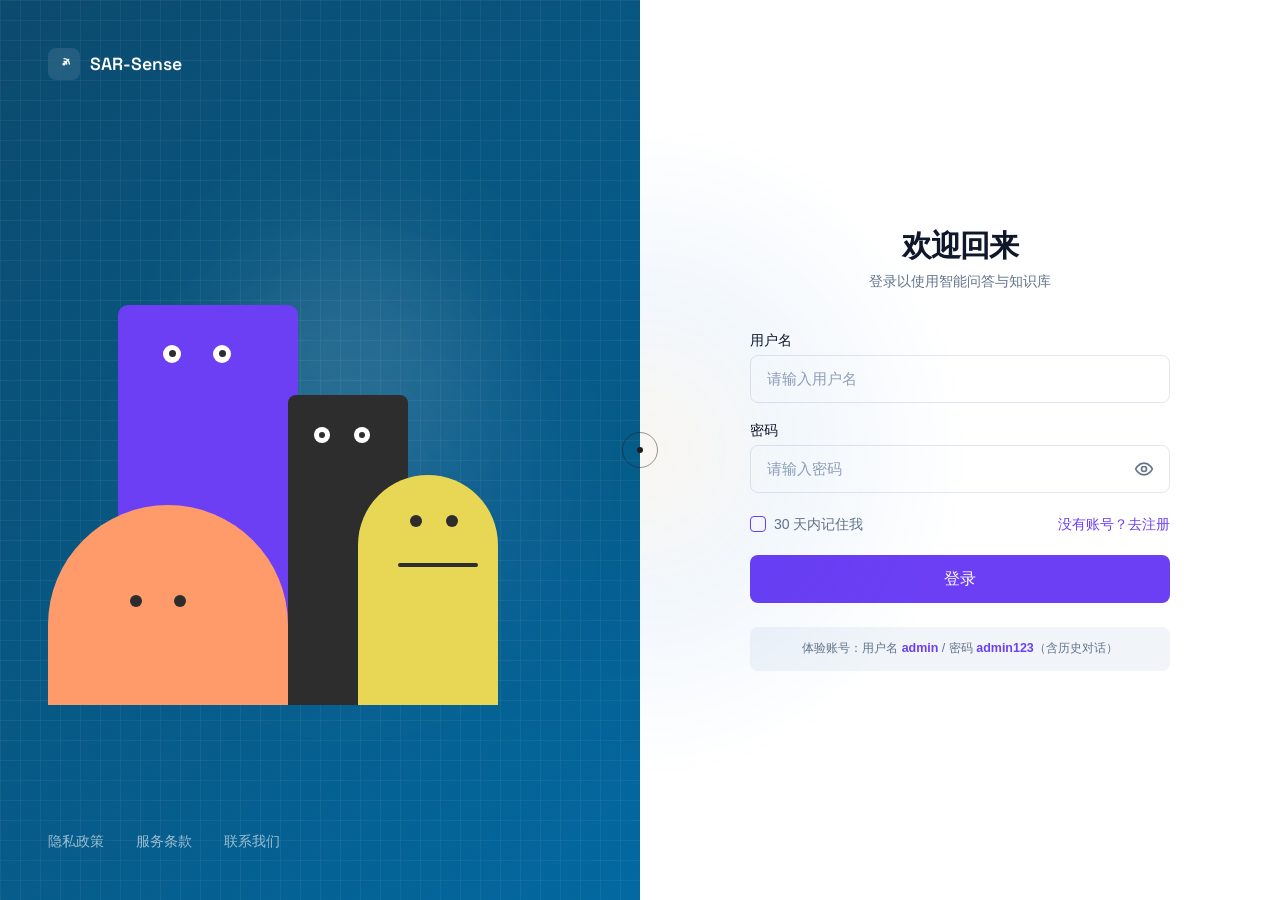
<file: index.html>
<!DOCTYPE html>
<html lang="zh-CN">
<head>
  <meta charset="UTF-8">
  <meta name="viewport" content="width=device-width, initial-scale=1.0">
  <meta name="description" content="SAR-Sense — 编辑级合成孔径雷达船舶检测平台。为专业海事 / 国防分析师设计。">
  <title>SAR-Sense | An editorial-grade SAR intelligence platform</title>

  <!-- Premium fonts: Figtree · Inter -->
  <link rel="preconnect" href="https://fonts.googleapis.com">
  <link rel="preconnect" href="https://fonts.gstatic.com" crossorigin>
  <link href="https://fonts.googleapis.com/css2?family=Figtree:wght@400;500;600;700&family=Inter:wght@400;500;600;700&display=swap" rel="stylesheet">

  <link rel="stylesheet" href="css/style_v2.css?v=20260708">
  <link rel="stylesheet" href="css/luxury.css">
  <link rel="stylesheet" href="css/home_renovation_v2.css?v=20260708">
  <link rel="icon" type="image/svg+xml" href="data:image/svg+xml,%3Csvg xmlns='http://www.w3.org/2000/svg' viewBox='0 0 24 24' fill='none' stroke='%23a07f4f' stroke-width='2' stroke-linecap='round' stroke-linejoin='round'%3E%3Ccircle cx='12' cy='12' r='2.4' fill='%23a07f4f'/%3E%3Cpath d='M12 4a8 8 0 0 1 8 8'/%3E%3Cpath d='M12 8a4 4 0 0 1 4 4'/%3E%3Cline x1='12' y1='12' x2='19' y2='5'/%3E%3C/svg%3E">
</head>
<body class="lux-cursor-on">
  <script src="js/luxury.js"></script>
  <div class="bg-grid"></div>
  <div class="bg-glow bg-glow-1"></div>
  <div class="bg-glow bg-glow-2"></div>
  <div class="bg-glow bg-glow-3"></div>

  <!-- Navigation (Davies Absolute Navbar) -->
  <header class="davies-header">
    <nav class="davies-nav navbar" aria-label="Main Navigation">
      <!-- 左侧：Works, Services, About, Contact 等导航链接 -->
      <div class="davies-nav-left navbar-nav">
        <a href="detection.html?v=20260708" class="davies-nav-link">
          <span class="nav-num">01</span><span class="nav-label">SAR 检测</span>
        </a>
        <a href="chat.html?v=20260708" class="davies-nav-link">
          <span class="nav-num">02</span><span class="nav-label">智能问答</span>
        </a>
        <a href="knowledge.html?v=20260708" class="davies-nav-link">
          <span class="nav-num">03</span><span class="nav-label">知识库</span>
        </a>
        <a href="metrics.html?v=20260708" class="davies-nav-link">
          <span class="nav-num">04</span><span class="nav-label">可观测性</span>
        </a>
        <a href="index.html?v=20260708" class="davies-nav-link active">
          <span class="nav-num">05</span><span class="nav-label">首页</span>
        </a>
      </div>

      <!-- 右侧：Davies 邮箱与 CUP live clock -->
      <div class="davies-nav-right navbar-actions">
        <a href="mailto:17616077705@163.com" class="davies-email">17616077705@163.com</a>
        <div class="davies-clock" id="davies-clock" aria-live="polite">CUP 00:00:00</div>
      </div>

      <!-- 移动端汉堡包折叠按钮 -->
      <button class="mobile-toggle-btn" aria-label="Toggle Navigation">
        <span class="btn-text">Menu</span>
      </button>
    </nav>

    <!-- 移动端侧边面板 -->
    <div class="mobile-nav-panel" id="mobile-nav-panel">
      <div class="mobile-panel-inner">
        <a href="detection.html?v=20260708" class="mobile-nav-link"><span class="nav-num">01</span> SAR 检测</a>
        <a href="chat.html?v=20260708" class="mobile-nav-link"><span class="nav-num">02</span> 智能问答</a>
        <a href="knowledge.html?v=20260708" class="mobile-nav-link"><span class="nav-num">03</span> 知识库</a>
        <a href="metrics.html?v=20260708" class="mobile-nav-link"><span class="nav-num">04</span> 可观测性</a>
        <a href="index.html?v=20260708" class="mobile-nav-link active"><span class="nav-num">05</span> 首页</a>

        <div class="mobile-panel-footer">
          <a href="mailto:17616077705@163.com" class="davies-email">17616077705@163.com</a>
        </div>
      </div>
    </div>
  </header>

  <!-- ============== Custom Video Hero Section ============== -->
  <main class="video-hero-container">
    <!-- 视频背景层 (3个 mp4 交叉淡入淡出) -->
    <div class="hero-video-bg-wrap" aria-hidden="true">
      <video class="hero-bg-video active" id="video-0" src="assets/videos/video-0.mp4" loop muted playsinline autoplay></video>
      <video class="hero-bg-video" id="video-1" src="assets/videos/video-1.mp4" loop muted playsinline autoplay></video>
      <video class="hero-bg-video" id="video-2" src="assets/videos/video-2.mp4" loop muted playsinline autoplay></video>
      <div class="video-dark-overlay"></div>
    </div>

    <!-- 顶层交互内容 (z-2) -->
    <section class="hero-content-wrap">

      <!-- Section 1: Video Switcher + Status -->
      <div class="hero-content-row row-switcher">
        <div class="switcher-col-left flex-4">
          <button class="role-link active" data-slide="0">01 / WATER WAVE</button>
          <button class="role-link" data-slide="1">02 / GRIDWAVE</button>
          <button class="role-link" data-slide="2">03 / LIGHT TUNNEL</button>
        </div>

        <div class="status-col-right flex-1" aria-label="Platform Status">
          <span class="status-dot status-dot-pink" id="status-pulsing-dot"></span>
          <span class="status-text">Available for Analysis</span>
        </div>
      </div>

      <!-- Section 2: Name + CTA -->
      <div class="hero-content-row row-bottom">
        <div class="name-col-left flex-2">
          <h1 class="giant-logo-title" id="reveal-title">
            SAR-Sense<span class="logo-period period-pink">.</span>
          </h1>
        </div>

        <div class="description-col-right flex-1 pl-50">
          <p class="hero-desc-p" id="reveal-desc">
            SAR-Sense 是为合成孔径雷达图像而生的智能分析平台 ——
            把 YOLO 视觉引擎、ReAct 智能体、混合 RAG 检索与全链路可观测性，
            编织成一段克制而精准的工作流。
          </p>
          <div class="cta-button-wrap" id="reveal-cta-btn">
            <a href="detection.html?v=20260708" class="start-project-btn">
              start a project
            </a>
          </div>
        </div>
      </div>

    </section>
  </main>

  <!-- ============== Storytelling — Chapter 01 ============== -->
  <section class="lux-story" id="chapter-01">
    <div class="container">
      <div class="lux-story-grid lux-reveal">
        <div class="lux-story-text stagger-child">
          <div class="lux-section-num">— Chapter 01</div>
          <h2>从粗粒像素到<br><em>毫秒级判定</em></h2>
          <p>
            SAR 图像里的船舶，往往只是几个像素的回波。我们用 YOLO v8
            驱动的视觉引擎，将每一帧拆解、定位、再重组成一份可视化的检测报告 ——
            过程从上传到出图，平均 87 毫秒。
          </p>
          <p>
            重要的不是更高的数字，而是<strong style="color: var(--text-primary); font-weight: 500;">
            判读的可重复性</strong>。每一次推理都被序列化，
            每一个边界框都可以被审计、被回放、被解释。
          </p>
          <ul class="lux-story-list">
            <li>YOLO v8 视觉引擎 · 实时推理 &lt; 100 ms</li>
            <li>多尺度目标检测 · 适应粗粒和细粒像素</li>
            <li>边界框 + 置信度 + 元数据，三件套可审计</li>
          </ul>
        </div>

        <div class="lux-story-visual viz-radar stagger-child" data-lux-parallax="0.04">
          <div class="lux-radar">
            <div class="lux-radar-sweep"></div>
            <div class="lux-radar-core"></div>
          </div>
        </div>
      </div>
    </div>
  </section>

  <!-- ============== Storytelling — Chapter 02 ============== -->
  <section class="lux-story" id="chapter-02">
    <div class="container">
      <div class="lux-story-grid reverse lux-reveal">
        <div class="lux-story-text stagger-child">
          <div class="lux-section-num">— Chapter 02</div>
          <h2>当智能体替你<br><em>追问下一步</em></h2>
          <p>
            一份检测结果是终点，还是起点？我们更愿意它是后者。
            SAR-Sense 内置 ReAct 架构的 LangChain 智能体，会把"识别到的船舶"
            自动延展为"它是谁、从哪里来、风浪是否合宜"等下一步分析。
          </p>
          <p>
            13+ 专业工具被精心策划，每一次调用都被中间件全程监控、分级记录。
            思维链可视化让你看见模型的每一次试探。
          </p>
          <ul class="lux-story-list">
            <li>ReAct 推理架构 · 流式输出</li>
            <li>13+ 工具策划集（天气 / 海况 / RAG / Web / 报告生成）</li>
            <li>思维链可视化 · 每一步可追溯</li>
          </ul>
        </div>

        <div class="lux-story-visual viz-thread stagger-child" data-lux-parallax="0.04">
          <div class="lux-thread-line">
            <span class="step">i.</span>
            <span class="text">用户：分析图中船舶并生成报告</span>
          </div>
          <div class="lux-thread-line">
            <span class="step">ii.</span>
            <span class="text">→ thinking · 拆解任务</span>
          </div>
          <div class="lux-thread-line">
            <span class="step">iii.</span>
            <span class="text">→ tool · detect_ships(image)</span>
          </div>
          <div class="lux-thread-line">
            <span class="step">iv.</span>
            <span class="text">→ tool · get_sea_state(coords)</span>
          </div>
          <div class="lux-thread-line">
            <span class="step">v.</span>
            <span class="text">→ tool · rag_summarize("MBE-Net")</span>
          </div>
        </div>
      </div>
    </div>
  </section>

  <!-- ============== Storytelling — Chapter 03 ============== -->
  <section class="lux-story" id="chapter-03">
    <div class="container">
      <div class="lux-story-grid lux-reveal">
        <div class="lux-story-text stagger-child">
          <div class="lux-section-num">— Chapter 03</div>
          <h2>把领域知识<br><em>留在你的舱内</em></h2>
          <p>
            最锋利的 AI 仍要被领域知识喂养。我们把 RAG 设计成可被你拥有的形态：
            ChromaDB 作为底座，混合检索（向量 + BM25）作为入口，
            父子块结构化分块让每一次召回都不丢失原文上下文。
          </p>
          <p>
            BGE Reranker 在子块层精修排序，再回表聚合成父块 ——
            兼顾准确性与可读性，回答里的每一句话都能定位到 PDF 的哪一段。
          </p>
          <ul class="lux-story-list">
            <li>ChromaDB 向量库 · 本地化部署</li>
            <li>混合检索 · 向量 ⊕ BM25 双通道</li>
            <li>父子块结构 · 子块召回，父块呈现</li>
            <li>BGE 重排 · 子块层精修，父块继承秩序</li>
          </ul>
        </div>

        <div class="lux-story-visual viz-stack stagger-child" data-lux-parallax="0.04">
          <div class="lux-stack">
            <div class="lux-stack-page"></div>
            <div class="lux-stack-page"></div>
            <div class="lux-stack-page"></div>
          </div>
        </div>
      </div>
    </div>
  </section>

  <!-- ============== Premium Brand Values ============== -->
  <section class="lux-values" id="values">
    <div class="container">
      <div class="lux-divider" aria-hidden="true">
        <svg viewBox="0 0 24 24" fill="currentColor"><circle cx="12" cy="12" r="3"/></svg>
      </div>

      <div class="lux-values-header lux-reveal">
        <div class="lux-eyebrow"><span>Our Tenets</span></div>
        <h2>克制即<em>奢华</em><br>精确即<em>信任</em></h2>
        <p style="color: var(--text-tertiary); margin-top: var(--space-md);">
          六条我们坚持的原则 —— 它们决定了 SAR-Sense 不是另一个普通的 AI 工具。
        </p>
      </div>

      <div class="lux-values-grid lux-reveal">
        <article class="lux-value-card stagger-child">
          <div class="lux-value-num">i.</div>
          <h3>Engineered<br>for the eye</h3>
          <p>每一处玻璃、每一条阴影、每一段斜体编号，都用 Apple Liquid Glass 与 Hermès editorial 的标准对齐。</p>
        </article>
        <article class="lux-value-card stagger-child">
          <div class="lux-value-num">ii.</div>
          <h3>Local<br>by default</h3>
          <p>ChromaDB 与 YOLO 权重均本地化部署，数据不出内网。私密性与合规性是默认选项，而非升级套餐。</p>
        </article>
        <article class="lux-value-card stagger-child">
          <div class="lux-value-num">iii.</div>
          <h3>Auditable<br>at every step</h3>
          <p>从工具调用到 LLM 推理，每一帧都被 LangChain 中间件结构化记录。可观测性是工程伦理的一部分。</p>
        </article>
        <article class="lux-value-card stagger-child">
          <div class="lux-value-num">iv.</div>
          <h3>Concurrent<br>by design</h3>
          <p>RAG 流水线为并发查询设计：reranker 不修改入参，BM25 共享对象通过 copy-on-write 隔离。</p>
        </article>
        <article class="lux-value-card stagger-child">
          <div class="lux-value-num">v.</div>
          <h3>Tested<br>not assumed</h3>
          <p>50 题手工策划评测集，5×3 消融实验。Recall@5 / MRR 都有数字而非感觉，迭代有方向不靠猜。</p>
        </article>
        <article class="lux-value-card stagger-child">
          <div class="lux-value-num">vi.</div>
          <h3>Premium<br>by restraint</h3>
          <p>没有花哨的 emoji，没有过载的霓虹。我们相信少即是多 —— editorial 排版与香槟金的克制点缀。</p>
        </article>
      </div>
    </div>
  </section>

  <!-- ============== Trust Indicators (existing, refined) ============== -->
  <section class="trust section" id="trust">
    <div class="container">
      <div class="section-header reveal">
        <h2 style="font-family: var(--font-editorial); font-weight: 500;">
          被数字<em style="font-style: italic; background: var(--lux-gradient); -webkit-background-clip: text; background-clip: text; -webkit-text-fill-color: transparent;">证实</em>的承诺
        </h2>
        <p>不写不能被检验的话</p>
      </div>

      <div class="trust-grid">
        <div class="trust-card reveal stagger">
          <div class="trust-value" data-target="98.5" data-suffix="%">0%</div>
          <div class="trust-label">检测准确率</div>
          <div class="trust-bar"><div class="trust-bar-fill" data-width="98.5%"></div></div>
        </div>
        <div class="trust-card reveal stagger">
          <div class="trust-value" data-target="87" data-suffix=" ms">0 ms</div>
          <div class="trust-label">平均响应时间</div>
          <div class="trust-bar"><div class="trust-bar-fill" data-width="87%"></div></div>
        </div>
        <div class="trust-card reveal stagger">
          <div class="trust-value" data-target="13" data-suffix="+">0+</div>
          <div class="trust-label">智能工具集</div>
          <div class="trust-bar"><div class="trust-bar-fill" data-width="100%"></div></div>
        </div>
        <div class="trust-card reveal stagger">
          <div class="trust-value" data-target="3891" data-suffix="">0</div>
          <div class="trust-label">知识库文档</div>
          <div class="trust-bar"><div class="trust-bar-fill" data-width="75%"></div></div>
        </div>
      </div>
    </div>
  </section>

  <!-- ============== Tech Stack (existing, kept clean) ============== -->
  <section class="tech-stack section" id="tech">
    <div class="container">
      <div class="section-header reveal">
        <h2 style="font-family: var(--font-editorial); font-weight: 500;">
          建立在<em style="font-style: italic; background: var(--lux-gradient); -webkit-background-clip: text; background-clip: text; -webkit-text-fill-color: transparent;">最锋利</em>的基础之上
        </h2>
        <p>每一个组件都被深思熟虑地选择</p>
      </div>

      <div class="tech-grid">
        <div class="tech-card reveal stagger">
          <div class="tech-logo">YOLO</div>
          <h4>YOLO v8</h4>
          <p>实时目标检测</p>
        </div>
        <div class="tech-card reveal stagger">
          <div class="tech-logo">LC</div>
          <h4>LangChain</h4>
          <p>AI Agent 框架</p>
        </div>
        <div class="tech-card reveal stagger">
          <div class="tech-logo">CDB</div>
          <h4>ChromaDB</h4>
          <p>向量数据库</p>
        </div>
        <div class="tech-card reveal stagger">
          <div class="tech-logo">DS</div>
          <h4>DashScope</h4>
          <p>大模型服务</p>
        </div>
      </div>
    </div>
  </section>

  <!-- ============== Exclusive Membership CTA ============== -->
  <section class="lux-cta" id="cta">
    <div class="container">
      <div class="lux-cta-card lux-reveal">
        <div class="lux-cta-eyebrow stagger-child">By Invitation Only</div>

        <h2 class="stagger-child">
          为<em>少数人</em>而生的<br>
          编辑级海事智能
        </h2>

        <p class="stagger-child">
          SAR-Sense 当前以受邀制开放给海事情报、海洋研究与国防分析单位。
          留下你的工作邮箱，我们会在 48 小时内回复您一席内测席位。
        </p>

        <div class="lux-cta-actions stagger-child">
          <a href="chat.html?v=20260708" class="btn btn-champagne">
            申请受邀
            <svg class="icon icon-sm" aria-hidden="true"><use href="/assets/icons.svg#arrow-right"/></svg>
          </a>
          <a href="detection.html?v=20260708" class="btn btn-secondary">先看一眼</a>
        </div>

        <div class="lux-cta-fineprint stagger-child">
          独立部署 · 数据不出内网 · 严选合作伙伴
        </div>
      </div>
    </div>
  </section>

  <!-- ============== Footer ============== -->
  <footer class="footer">
    <div class="container">
      <div class="footer-content">
        <div class="footer-brand">
          <a href="index.html?v=20260708" class="navbar-brand">
            <span class="logo-icon">
              <svg viewBox="0 0 24 24" fill="none" stroke="currentColor" stroke-width="2" stroke-linecap="round" stroke-linejoin="round" aria-hidden="true">
                <circle cx="12" cy="12" r="2.4" fill="currentColor" stroke="none"/>
                <path d="M12 4a8 8 0 0 1 8 8"/>
                <path d="M12 8a4 4 0 0 1 4 4"/>
                <line x1="12" y1="12" x2="19" y2="5"/>
              </svg>
            </span>
            <span>SAR-Sense</span>
          </a>
          <p>An editorial-grade SAR intelligence platform.<br>为合成孔径雷达图像而生的智能分析平台。</p>
        </div>
        <div class="footer-links">
          <h4>Product</h4>
          <ul>
            <li><a href="detection.html?v=20260708">SAR 检测</a></li>
            <li><a href="chat.html?v=20260708">智能问答</a></li>
            <li><a href="knowledge.html?v=20260708">知识库</a></li>
            <li><a href="metrics.html?v=20260708">可观测性</a></li>
          </ul>
        </div>
        <div class="footer-links">
          <h4>Resources</h4>
          <ul>
            <li><a href="#">开发文档</a></li>
            <li><a href="#">API 参考</a></li>
            <li><a href="#">示例代码</a></li>
            <li><a href="#">更新日志</a></li>
          </ul>
        </div>
        <div class="footer-links">
          <h4>Atelier</h4>
          <ul>
            <li><a href="#">关于我们</a></li>
            <li><a href="#">联系方式</a></li>
            <li><a href="#">隐私政策</a></li>
            <li><a href="#">服务条款</a></li>
          </ul>
        </div>
      </div>

      <div class="footer-bottom">
        <div class="footer-copyright">© 2026 SAR-Sense Atelier. All rights reserved.</div>
        <div class="footer-social">
          <a href="#" class="social-link" aria-label="GitHub">
            <svg width="18" height="18" viewBox="0 0 24 24" fill="currentColor" aria-hidden="true">
              <use href="/assets/icons.svg#github"/>
            </svg>
          </a>
        </div>
      </div>
    </div>
  </footer>

  <script src="js/auth.js"></script>
  <script src="js/main.js"></script>
  <script>
    document.addEventListener("DOMContentLoaded", () => {
      // ==================== 2. 视频预加载与交叉淡入淡出切换 ====================
      const videos = [
        {
          id: "video-0",
          url: "https://d8j0ntlcm91z4.cloudfront.net/user_38xzZboKViGWJOttwIXH07lWA1P/hf_20260629_030107_874273ea-684a-4e90-bb96-8fdfde48d53d.mp4"
        },
        {
          id: "video-1",
          url: "https://d8j0ntlcm91z4.cloudfront.net/user_38xzZboKViGWJOttwIXH07lWA1P/hf_20260629_032424_3c9c2a9d-807b-4482-80e6-dd6d9dfd4545.mp4"
        },
        {
          id: "video-2",
          url: "https://d8j0ntlcm91z4.cloudfront.net/user_38xzZboKViGWJOttwIXH07lWA1P/hf_20260627_094019_4214ea73-b963-46a4-8327-61489192de99.mp4"
        }
      ];

      // 预加载视频以确保瞬时播放
      videos.forEach(v => {
        const videoEl = document.getElementById(v.id);
        if (!videoEl) return;

        fetch(v.url)
          .then(res => res.blob())
          .then(blob => {
            const blobUrl = URL.createObjectURL(blob);
            videoEl.src = blobUrl;
          })
          .catch(err => {
            console.warn("Failed to preload video blob, falling back to original URL: ", err);
          });
      });

      // 切换逻辑
      const switcherButtons = document.querySelectorAll(".role-link");
      const pulsingDot = document.getElementById("status-pulsing-dot");
      const giantTitle = document.getElementById("reveal-title");

      switcherButtons.forEach(btn => {
        btn.addEventListener("click", () => {
          const slideIndex = parseInt(btn.getAttribute("data-slide"));

          // 1) 激活切换器按钮
          switcherButtons.forEach(b => b.classList.remove("active"));
          btn.classList.add("active");

          // 2) 交叉淡入淡出视频背景
          videos.forEach((v, index) => {
            const videoEl = document.getElementById(v.id);
            if (videoEl) {
              if (index === slideIndex) {
                videoEl.classList.add("active");
              } else {
                videoEl.classList.remove("active");
              }
            }
          });

          // 3) 调整呼吸灯与大字句点的颜色
          if (slideIndex === 0) {
            // Slide 1 -> 粉色
            if (pulsingDot) {
              pulsingDot.className = "status-dot status-dot-pink";
            }
            if (giantTitle) {
              const period = giantTitle.querySelector(".logo-period");
              if (period) {
                period.className = "logo-period period-pink";
              }
            }
          } else {
            // Slide 2-3 -> 白色
            if (pulsingDot) {
              pulsingDot.className = "status-dot status-dot-white";
            }
            if (giantTitle) {
              const period = giantTitle.querySelector(".logo-period");
              if (period) {
                period.className = "logo-period period-white";
              }
            }
          }
        });
      });



      // ==================== 4. Reveal Animations (IntersectionObserver) ====================
      const observerOptions = {
        threshold: 0.35
      };

      const revealObserver = new IntersectionObserver((entries) => {
        entries.forEach(entry => {
          if (entry.isIntersecting) {
            entry.target.classList.add("active");
            revealObserver.unobserve(entry.target);
          }
        });
      }, observerOptions);

      const revealTitle = document.getElementById("reveal-title");
      const revealDesc = document.getElementById("reveal-desc");
      const revealCta = document.getElementById("reveal-cta-btn");

      if (revealTitle) {
        revealTitle.classList.add("reveal-up");
        revealObserver.observe(revealTitle);
      }
      if (revealDesc) {
        revealDesc.classList.add("reveal-right");
        revealObserver.observe(revealDesc);
      }
      if (revealCta) {
        revealCta.classList.add("reveal-right", "delay-btn");
        revealObserver.observe(revealCta);
      }
    });
  </script>
</body>
</html>
</file>
<file: css/style_v2.css>
/* ============================================================
 * SAR-Sense — Apple Light · Liquid Glass
 * Design language: Apple.com light mode + iOS Settings light vibrancy
 * Fonts: Inter (UI) · Space Grotesk (display) · JetBrains Mono (data)
 * ============================================================ */

/* ==================== Design Tokens — Apple Light ==================== */
:root {
  /* ── Surface palette — Dark theme grays ── */
  --bg-primary: #000000;             /* 全屏底色 */
  --bg-secondary: #08080a;           /* 二级背景 */
  --bg-tertiary: #121214;            /* 卡片背景 */
  --bg-elevated: #1a1a1e;            /* 高起卡片 */

  /* Glass surfaces — Dark vibrancy */
  --glass-fill: linear-gradient(
    180deg,
    rgba(18, 18, 20, 0.85) 0%,
    rgba(18, 18, 20, 0.65) 100%
  );
  --glass-fill-hover: linear-gradient(
    180deg,
    rgba(30, 30, 35, 0.95) 0%,
    rgba(30, 30, 35, 0.78) 100%
  );
  --glass-bg: rgba(10, 10, 12, 0.72);
  --bg-card: rgba(18, 18, 20, 0.72);
  --bg-card-hover: rgba(30, 30, 35, 0.92);

  /* ── Accent — Pink & Purple ── */
  --accent-primary: #F598F2;          /* Slide 1 Pink */
  --accent-primary-soft: #A068FF;     /* Purple soft */
  --accent-secondary: #A068FF;        /* Purple */
  --accent-mint: #30d158;             /* Dark mode iOS Green */
  --accent-pink: #F598F2;             /* Pink */
  --accent-amber: #ff9f0a;            /* Dark mode iOS Orange */

  /* Premium gradients */
  --accent-gradient: linear-gradient(
    135deg,
    #F598F2 0%,
    #A068FF 100%
  );
  --accent-gradient-soft: linear-gradient(
    135deg,
    rgba(245, 152, 242, 0.12) 0%,
    rgba(160, 104, 255, 0.10) 100%
  );
  --aurora-gradient: radial-gradient(
      ellipse 75% 45% at 18% 0%,
      rgba(160, 104, 255, 0.08) 0%,
      transparent 60%
    ),
    radial-gradient(
      ellipse 55% 35% at 82% 30%,
      rgba(245, 152, 242, 0.06) 0%,
      transparent 60%
    ),
    radial-gradient(
      ellipse 65% 45% at 50% 100%,
      rgba(255, 255, 255, 0.03) 0%,
      transparent 70%
    );

  /* ── Text — White/Silver text ── */
  --text-primary: #ffffff;             /* 主文本白色 */
  --text-secondary: #c0c0c5;
  --text-tertiary: #8e8e93;            /* 副文本灰色 */
  --text-quaternary: #64646a;

  /* ── Borders & dividers ── */
  --border-color: rgba(255, 255, 255, 0.08);
  --border-strong: rgba(255, 255, 255, 0.16);
  --border-glow: rgba(245, 152, 242, 0.40);
  --border-highlight: rgba(255, 255, 255, 0.05);

  /* ── Layered shadows (Dark mode shadows) ── */
  --shadow-xs: 0 1px 2px rgba(0, 0, 0, 0.5);
  --shadow-sm:
    0 1px 2px rgba(0, 0, 0, 0.5),
    0 2px 6px rgba(0, 0, 0, 0.6);
  --shadow-md:
    0 2px 4px rgba(0, 0, 0, 0.5),
    0 8px 24px rgba(0, 0, 0, 0.7);
  --shadow-lg:
    0 4px 8px rgba(0, 0, 0, 0.5),
    0 16px 48px rgba(0, 0, 0, 0.8);
  --shadow-xl:
    0 8px 16px rgba(0, 0, 0, 0.6),
    0 32px 80px rgba(0, 0, 0, 0.9);

  /* Glow shadows */
  --shadow-glow:        0 0 28px rgba(245, 152, 242, 0.14);
  --shadow-glow-strong: 0 0 48px rgba(160, 104, 255, 0.22);
  --shadow-glow-purple: 0 0 36px rgba(160, 104, 255, 0.18);
  --shadow-glow-mint:   0 0 32px rgba(48, 209, 88, 0.18);

  /* Inner highlight */
  --inset-highlight: inset 0 1px 0 rgba(255, 255, 255, 0.05);
  --inset-highlight-strong: inset 0 1px 0 rgba(255, 255, 255, 0.1);

  /* ── Spacing — 4pt baseline ── */
  --space-xs: 0.25rem;
  --space-sm: 0.5rem;
  --space-md: 1rem;
  --space-lg: 1.5rem;
  --space-xl: 2rem;
  --space-2xl: 3rem;
  --space-3xl: 4rem;
  --space-4xl: 6rem;

  /* ── Border Radius ── */
  --radius-xs: 4px;
  --radius-sm: 8px;
  --radius-md: 12px;
  --radius-lg: 16px;
  --radius-xl: 20px;
  --radius-2xl: 28px;
  --radius-full: 9999px;

  /* ── Typography (Figtree font) ── */
  --font-display: 'Figtree', sans-serif;
  --font-body:    'Figtree', sans-serif;
  --font-mono:    'JetBrains Mono', 'SF Mono', 'Fira Code', 'Consolas', monospace;

  /* Type scale */
  --text-xs: 0.75rem;
  --text-sm: 0.875rem;
  --text-base: 1rem;
  --text-md: 1.0625rem;
  --text-lg: 1.25rem;
  --text-xl: 1.5rem;
  --text-2xl: 2rem;
  --text-3xl: 2.5rem;
  --text-4xl: 3.5rem;
  --text-5xl: clamp(2.5rem, 5.5vw, 4.5rem);   /* 缩小一档防溢出 */

  /* ── Easing — Apple iOS spring curves ── */
  --ease-ios:        cubic-bezier(0.16, 1, 0.3, 1);
  --ease-spring:     cubic-bezier(0.16, 1, 0.3, 1);
  --ease-out-expo:   cubic-bezier(0.16, 1, 0.3, 1);
  --ease-in-out:     cubic-bezier(0.65, 0, 0.35, 1);

  /* Durations */
  --duration-instant: 80ms;
  --duration-fast:    160ms;
  --duration-normal:  240ms;
  --duration-slow:    400ms;
  --duration-slower:  600ms;

  --transition-fast:   var(--duration-fast)   var(--ease-ios);
  --transition-normal: var(--duration-normal) var(--ease-ios);
  --transition-slow:   var(--duration-slow)   var(--ease-out-expo);

  /* Glass blur — Apple Liquid Glass 标准 */
  --glass-blur:        blur(24px) saturate(180%);
  --glass-blur-strong: blur(40px) saturate(180%);
  --glass-border: rgba(0, 0, 0, 0.06);

  /* Z-index scale */
  --z-base:    1;
  --z-elevated: 10;
  --z-sticky:  100;
  --z-overlay: 500;
  --z-modal:   1000;
  --z-toast:   2000;
}

/* Reduce motion */
@media (prefers-reduced-motion: reduce) {
  :root {
    --duration-fast: 0ms;
    --duration-normal: 0ms;
    --duration-slow: 0ms;
  }
  *, *::before, *::after {
    animation-duration: 0.01ms !important;
    animation-iteration-count: 1 !important;
    transition-duration: 0.01ms !important;
  }
}

/* ==================== Reset & Base ==================== */
*, *::before, *::after {
  margin: 0;
  padding: 0;
  box-sizing: border-box;
}

html {
  scroll-behavior: smooth;
  font-size: 16px;
  -webkit-text-size-adjust: 100%;
}

body {
  font-family: var(--font-body);
  font-feature-settings: 'cv02', 'cv03', 'cv04', 'cv11';  /* Inter premium variants */
  background-color: var(--bg-primary);
  color: var(--text-primary);
  line-height: 1.6;
  overflow-x: hidden;
  -webkit-font-smoothing: antialiased;
  -moz-osx-font-smoothing: grayscale;
  text-rendering: optimizeLegibility;
}

a {
  color: var(--accent-primary-soft);
  text-decoration: none;
  transition: color var(--transition-fast);
}

a:hover {
  color: var(--accent-primary);
}

img {
  max-width: 100%;
  height: auto;
  display: block;
}

/* Tabular figures — for any numeric display so digits don't shift width */
.tabular,
.metric-value,
.hero-stat-value,
.trust-value,
.mockup-card-value {
  font-variant-numeric: tabular-nums;
  font-feature-settings: 'tnum' 1, 'cv02' 1;
}

/* ==================== Typography ==================== */
h1, h2, h3, h4, h5, h6 {
  font-family: var(--font-display);
  font-weight: 600;
  line-height: 1.1;
  letter-spacing: -0.02em;
  color: var(--text-primary);
}

h1 {
  font-size: var(--text-5xl);
  font-weight: 700;
  letter-spacing: -0.035em;
}

h2 {
  font-size: clamp(2rem, 4vw, 3rem);
  letter-spacing: -0.025em;
}

h3 {
  font-size: clamp(1.375rem, 2.5vw, 1.75rem);
  letter-spacing: -0.015em;
}

h4 {
  font-size: clamp(1.0625rem, 1.6vw, 1.25rem);
  letter-spacing: -0.01em;
  font-weight: 600;
}

p {
  font-size: 1rem;
  color: var(--text-secondary);
  line-height: 1.65;
}

.text-gradient {
  background: var(--accent-gradient);
  -webkit-background-clip: text;
  -webkit-text-fill-color: transparent;
  background-clip: text;
}

/* ==================== Layout ==================== */
.container {
  width: 100%;
  max-width: 1240px;
  margin: 0 auto;
  padding: 0 var(--space-xl);
}

.section {
  padding: var(--space-4xl) 0;
  position: relative;
}

/* ==================== Background Effects — Light Aurora ==================== */

/* 网格 — light 模式用淡黑色细线（Apple.com 顶部那种隐约的网格） */
.bg-grid {
  position: fixed;
  inset: 0;
  background-image:
    linear-gradient(rgba(0, 0, 0, 0.025) 1px, transparent 1px),
    linear-gradient(90deg, rgba(0, 0, 0, 0.025) 1px, transparent 1px);
  background-size: 64px 64px;
  /* 边缘羽化 */
  -webkit-mask-image: radial-gradient(ellipse at center, black 25%, transparent 75%);
          mask-image: radial-gradient(ellipse at center, black 25%, transparent 75%);
  pointer-events: none;
  z-index: 0;
}

/* Aurora 极光层 — 淡蓝紫色斑（很淡，主要靠 glass 上叠 saturation 出彩）*/
.bg-glow {
  position: fixed;
  inset: 0;
  background: var(--aurora-gradient);
  pointer-events: none;
  z-index: 0;
  opacity: 1;
  animation: aurora-drift 28s var(--ease-in-out) infinite alternate;
}

.bg-glow-1,
.bg-glow-2,
.bg-glow-3 {
  position: fixed;
  width: 760px;
  height: 760px;
  border-radius: 50%;
  filter: blur(160px);
  pointer-events: none;
  z-index: 0;
  opacity: 0.45;
  mix-blend-mode: multiply;     /* 在白底上 multiply 才能看见 */
}

.bg-glow-1 {
  top: -260px;
  right: -200px;
  background: radial-gradient(circle, rgba(0, 102, 204, 0.32) 0%, transparent 70%);
  animation: aurora-pulse 14s var(--ease-in-out) infinite alternate;
}

.bg-glow-2 {
  bottom: -280px;
  left: -220px;
  background: radial-gradient(circle, rgba(175, 82, 222, 0.26) 0%, transparent 70%);
  animation: aurora-pulse 16s var(--ease-in-out) infinite alternate-reverse;
}

.bg-glow-3 {
  top: 40%;
  left: 50%;
  transform: translate(-50%, -50%);
  width: 1200px;
  height: 1200px;
  background: radial-gradient(circle, rgba(212, 175, 111, 0.18) 0%, transparent 65%);
  opacity: 0.55;
  filter: blur(200px);
  animation: aurora-drift 36s var(--ease-in-out) infinite alternate;
}

/* Noise 在白底上不需要 */
body::before { display: none; }

/* 顶部 fade 不需要 — navbar 自身已有 backdrop-filter
   原 200px 高的白雾会盖到 hero 文字（z-index:1 + position:fixed
   导致 stacking 上压在内容之上），肉眼像"字被遮住" */
body::after { display: none; }

/* ==================== Navigation — Light Liquid Glass Bar ==================== */
.navbar {
  display: block;
  position: static;
  top: 0;
  left: 0;
  right: 0;
  z-index: var(--z-sticky);
  transition: all var(--transition-normal);
  background: transparent;
  -webkit-backdrop-filter: none;
          backdrop-filter: none;
  border-bottom: none;
}

.navbar.scrolled {
  background: transparent;
  border-bottom-color: transparent;
  box-shadow: none;
}

.navbar .container {
  display: flex;
  align-items: center;
  justify-content: space-between;
}

.navbar-brand {
  display: flex;
  align-items: center;
  gap: var(--space-sm);
  flex-shrink: 0;
  font-family: var(--font-display);
  font-size: 1.25rem;
  font-weight: 700;
  letter-spacing: -0.02em;
  color: var(--text-primary);
  white-space: nowrap;
  transition: opacity var(--transition-fast);
}

.navbar-brand:hover {
  opacity: 0.85;
}

/* 品牌图标容器 — 用于装 SVG mark，不再是 emoji 框 */
.navbar-brand .logo-icon {
  width: 36px;
  height: 36px;
  background: var(--accent-gradient);
  border-radius: var(--radius-sm);
  display: flex;
  align-items: center;
  justify-content: center;
  color: #fff;
  box-shadow:
    var(--inset-highlight-strong),
    0 4px 12px rgba(10, 132, 255, 0.35),
    0 0 0 0.5px rgba(255, 255, 255, 0.15);
  position: relative;
  overflow: hidden;
}

/* logo 内的微光效果 — 像 iOS 应用图标的高光 */
.navbar-brand .logo-icon::before {
  content: '';
  position: absolute;
  inset: 0;
  background: linear-gradient(
    160deg,
    rgba(255, 255, 255, 0.20) 0%,
    transparent 45%
  );
  pointer-events: none;
}

.navbar-brand .logo-icon svg {
  width: 20px;
  height: 20px;
  position: relative;
  z-index: 1;
}

.navbar-nav {
  display: flex;
  align-items: center;
  gap: var(--space-xl);
  list-style: none;
}

.navbar-nav a {
  color: var(--text-secondary);
  font-size: 0.9375rem;
  font-weight: 500;
  letter-spacing: -0.005em;
  transition: color var(--transition-fast);
  position: relative;
  padding: var(--space-xs) 0;
}

.navbar-nav a::after {
  content: '';
  position: absolute;
  bottom: -2px;
  left: 0;
  right: 0;
  height: 1.5px;
  background: var(--accent-gradient);
  border-radius: 2px;
  transform: scaleX(0);
  transform-origin: center;
  transition: transform var(--transition-normal);
}

.navbar-nav a:hover {
  color: var(--text-primary);
}

.navbar-nav a:hover::after,
.navbar-nav a.active::after {
  transform: scaleX(1);
}

.navbar-actions {
  display: flex;
  align-items: center;
  gap: var(--space-sm);
}

/* ==================== Buttons — Apple Premium ==================== */
.btn {
  display: inline-flex;
  align-items: center;
  justify-content: center;
  gap: var(--space-sm);
  padding: 0.75rem var(--space-xl);
  font-family: var(--font-body);
  font-size: 0.9375rem;
  font-weight: 600;
  letter-spacing: -0.01em;
  border: 1px solid transparent;
  border-radius: var(--radius-full);
  cursor: pointer;
  /* 轻按反馈：scale + spring + glow */
  transition:
    transform var(--duration-fast) var(--ease-spring),
    box-shadow var(--duration-normal) var(--ease-ios),
    background var(--duration-normal) var(--ease-ios),
    border-color var(--duration-normal) var(--ease-ios),
    color var(--duration-fast) var(--ease-ios);
  position: relative;
  overflow: hidden;
  white-space: nowrap;
  user-select: none;
  -webkit-tap-highlight-color: transparent;
}

.btn:focus-visible {
  outline: none;
  box-shadow:
    0 0 0 3px rgba(10, 132, 255, 0.40),
    var(--shadow-md);
}

/* —— Primary CTA — 渐变 + 内高光 + ambient glow —— */
.btn-primary {
  background: var(--accent-gradient);
  color: #fff;
  box-shadow:
    var(--inset-highlight-strong),
    0 1px 2px rgba(0, 0, 0, 0.4),
    0 8px 24px rgba(10, 132, 255, 0.35);
}

/* shimmer 高光扫过动画 —— hover 时触发 */
.btn-primary::before {
  content: '';
  position: absolute;
  top: 0;
  left: -100%;
  width: 100%;
  height: 100%;
  background: linear-gradient(
    90deg,
    transparent,
    rgba(255, 255, 255, 0.18),
    transparent
  );
  transition: left var(--duration-slow) var(--ease-out-expo);
  pointer-events: none;
}

.btn-primary:hover {
  transform: translateY(-1px) scale(1.015);
  box-shadow:
    var(--inset-highlight-strong),
    0 2px 4px rgba(0, 0, 0, 0.4),
    0 12px 32px rgba(10, 132, 255, 0.50);
}

.btn-primary:hover::before {
  left: 100%;
}

.btn-primary:active {
  transform: translateY(0) scale(0.98);
  transition-duration: var(--duration-instant);
  box-shadow:
    var(--inset-highlight),
    0 1px 2px rgba(0, 0, 0, 0.4),
    0 4px 12px rgba(10, 132, 255, 0.30);
}

/* —— Secondary — 玻璃质感空心按钮 —— */
.btn-secondary {
  background: var(--glass-fill);
  -webkit-backdrop-filter: var(--glass-blur);
          backdrop-filter: var(--glass-blur);
  color: var(--text-primary);
  border: 1px solid var(--border-color);
  box-shadow:
    var(--inset-highlight),
    var(--shadow-sm);
}

.btn-secondary:hover {
  background: var(--glass-fill-hover);
  border-color: var(--border-strong);
  transform: translateY(-1px);
  box-shadow:
    var(--inset-highlight-strong),
    var(--shadow-md);
}

.btn-secondary:active {
  transform: translateY(0) scale(0.98);
  transition-duration: var(--duration-instant);
}

/* —— Ghost — 仅文字按钮 —— */
.btn-ghost {
  background: transparent;
  color: var(--text-secondary);
  padding: var(--space-sm) var(--space-md);
  border-radius: var(--radius-md);
}

.btn-ghost:hover {
  color: var(--text-primary);
  background: rgba(255, 255, 255, 0.06);
}

/* —— Icon button — 等宽方形 —— */
.btn-icon {
  width: 40px;
  height: 40px;
  padding: 0;
  border-radius: var(--radius-md);
  flex-shrink: 0;
}

.btn-sm {
  padding: 0.5rem var(--space-md);
  font-size: 0.875rem;
}

/* ==================== SVG Icon System ==================== */
.icon {
  width: 20px;
  height: 20px;
  flex-shrink: 0;
  fill: none;
  stroke: currentColor;
  stroke-width: 1.75;
  stroke-linecap: round;
  stroke-linejoin: round;
  vertical-align: middle;
}

.icon-xs { width: 14px; height: 14px; }
.icon-sm { width: 16px; height: 16px; }
.icon-md { width: 20px; height: 20px; }
.icon-lg { width: 24px; height: 24px; }
.icon-xl { width: 32px; height: 32px; }

/* Icon used as feature/section badge — 渐变背景容器 */
.icon-tile {
  width: 56px;
  height: 56px;
  border-radius: var(--radius-md);
  display: inline-flex;
  align-items: center;
  justify-content: center;
  background: var(--glass-fill);
  border: 1px solid var(--border-color);
  box-shadow:
    var(--inset-highlight),
    var(--shadow-xs);
  position: relative;
  overflow: hidden;
  color: var(--accent-primary-soft);
  transition: all var(--transition-normal);
}

.icon-tile::before {
  content: '';
  position: absolute;
  inset: 0;
  background: linear-gradient(
    135deg,
    rgba(10, 132, 255, 0.18),
    transparent 60%
  );
  opacity: 0;
  transition: opacity var(--transition-normal);
}

.icon-tile .icon {
  width: 24px;
  height: 24px;
  position: relative;
  z-index: 1;
  stroke-width: 1.75;
}

/* 不同语义色变体 */
.icon-tile.tone-purple { color: var(--accent-secondary); }
.icon-tile.tone-purple::before { background: linear-gradient(135deg, rgba(191, 90, 242, 0.20), transparent 60%); }

.icon-tile.tone-mint { color: var(--accent-mint); }
.icon-tile.tone-mint::before { background: linear-gradient(135deg, rgba(48, 209, 88, 0.18), transparent 60%); }

.icon-tile.tone-amber { color: var(--accent-amber); }
.icon-tile.tone-amber::before { background: linear-gradient(135deg, rgba(255, 159, 10, 0.18), transparent 60%); }

.icon-tile.tone-pink { color: var(--accent-pink); }
.icon-tile.tone-pink::before { background: linear-gradient(135deg, rgba(255, 55, 95, 0.18), transparent 60%); }

/* ==================== Hero Section — Premium ==================== */
.hero {
  min-height: 100vh;
  display: flex;
  align-items: center;
  position: relative;
  overflow: hidden;
  padding-top: 80px;
}

.hero-content {
  position: relative;
  z-index: var(--z-base);
  max-width: 760px;
}

/* Hero badge — Apple-style "Live" pill 玻璃胶囊 */
.hero-badge {
  display: inline-flex;
  align-items: center;
  gap: 0.5rem;
  padding: 0.4rem 0.9rem;
  background: var(--glass-fill);
  -webkit-backdrop-filter: var(--glass-blur);
          backdrop-filter: var(--glass-blur);
  border: 1px solid var(--border-color);
  border-radius: var(--radius-full);
  font-size: 0.8125rem;
  font-weight: 500;
  letter-spacing: -0.005em;
  color: var(--text-secondary);
  margin-bottom: var(--space-xl);
  box-shadow:
    var(--inset-highlight),
    var(--shadow-xs);
}

.hero-badge .badge-dot {
  width: 6px;
  height: 6px;
  background: var(--accent-mint);
  border-radius: 50%;
  box-shadow: 0 0 8px rgba(48, 209, 88, 0.7);
  animation: pulse-soft 2s var(--ease-in-out) infinite;
}

.hero h1 {
  margin-bottom: var(--space-lg);
  line-height: 1.05;
  letter-spacing: -0.04em;
  font-weight: 700;
}

.hero-description {
  font-size: 1.1875rem;
  color: var(--text-secondary);
  margin-bottom: var(--space-2xl);
  max-width: 600px;
  line-height: 1.65;
  letter-spacing: -0.005em;
}

.hero-actions {
  display: flex;
  gap: var(--space-md);
  margin-bottom: var(--space-3xl);
}

.hero-stats {
  display: flex;
  gap: var(--space-3xl);
  padding-top: var(--space-2xl);
  border-top: 1px solid var(--border-color);
}

.hero-stat {
  text-align: left;
}

.hero-stat-value {
  font-family: var(--font-display);
  font-size: 2.25rem;
  font-weight: 700;
  line-height: 1;
  letter-spacing: -0.03em;
  color: var(--text-primary);
  margin-bottom: 0.375rem;
}

.hero-stat-label {
  font-size: 0.8125rem;
  font-weight: 500;
  letter-spacing: 0.01em;
  color: var(--text-tertiary);
  text-transform: uppercase;
}

.hero-visual {
  position: absolute;
  right: -80px;
  top: 50%;
  transform: translateY(-50%);
  width: 580px;
  height: 580px;
  z-index: 0;
  perspective: 1200px;
}

/* Hero 主控制台 — 替代旧 mockup */
.hero-mockup {
  width: 100%;
  height: 100%;
  background:
    linear-gradient(180deg, rgba(255, 255, 255, 0.95), rgba(255, 255, 255, 0.80));
  border-radius: var(--radius-xl);
  border: 1px solid var(--border-color);
  overflow: hidden;
  position: relative;
  box-shadow:
    var(--inset-highlight-strong),
    var(--shadow-xl),
    var(--shadow-glow);
  transform: rotateY(-8deg) rotateX(4deg);
  transform-style: preserve-3d;
}

/* Mockup 顶 bar — 不再是 macOS 红绿黄，改成 "● Live · SAR-Sense Console" */
.mockup-header {
  padding: 0.875rem var(--space-lg);
  background: linear-gradient(180deg, rgba(0, 0, 0, 0.025), transparent);
  border-bottom: 1px solid var(--border-color);
  display: flex;
  align-items: center;
  gap: var(--space-sm);
  font-family: var(--font-mono);
  font-size: 0.75rem;
  color: var(--text-tertiary);
}

.mockup-dot {
  width: 8px;
  height: 8px;
  border-radius: 50%;
  flex-shrink: 0;
}

.mockup-dot:nth-child(1) {
  background: var(--accent-mint);
  box-shadow: 0 0 8px rgba(48, 209, 88, 0.7);
  animation: pulse-soft 2s var(--ease-in-out) infinite;
}
.mockup-dot:nth-child(2),
.mockup-dot:nth-child(3) {
  display: none;          /* 去掉旧的 macOS 模拟点，换成 status 标签 */
}

.mockup-header::after {
  content: 'Live · SAR-Sense Console';
  letter-spacing: 0.02em;
}

.mockup-body {
  padding: var(--space-lg);
  display: grid;
  grid-template-columns: 1fr 1fr;
  gap: var(--space-md);
}

.mockup-card {
  background: var(--glass-fill);
  -webkit-backdrop-filter: var(--glass-blur);
          backdrop-filter: var(--glass-blur);
  border: 1px solid var(--border-color);
  border-radius: var(--radius-md);
  padding: var(--space-md) var(--space-lg);
  box-shadow: var(--inset-highlight);
}

.mockup-card-title {
  font-size: 0.7rem;
  color: var(--text-tertiary);
  margin-bottom: 0.375rem;
  text-transform: uppercase;
  letter-spacing: 0.06em;
  font-weight: 500;
}

.mockup-card-value {
  font-family: var(--font-display);
  font-size: 1.625rem;
  font-weight: 700;
  letter-spacing: -0.025em;
  color: var(--text-primary);
  font-variant-numeric: tabular-nums;
}

.mockup-chart {
  grid-column: 1 / -1;
  height: 160px;
  background: var(--glass-fill);
  border: 1px solid var(--border-color);
  border-radius: var(--radius-md);
  padding: var(--space-md) var(--space-lg);
  position: relative;
  overflow: hidden;
  box-shadow: var(--inset-highlight);
}

.chart-line {
  position: absolute;
  bottom: 0;
  left: 0;
  right: 0;
  height: 70%;
  background: linear-gradient(
    180deg,
    rgba(10, 132, 255, 0.55) 0%,
    rgba(10, 132, 255, 0.15) 60%,
    transparent 100%
  );
  clip-path: polygon(
    0% 100%, 8% 60%, 18% 75%, 28% 30%,
    38% 55%, 50% 18%, 60% 45%, 72% 25%,
    82% 38%, 92% 12%, 100% 28%, 100% 100%
  );
}

/* 折线本身 — 在面积图上叠加亮线 */
.mockup-chart::after {
  content: '';
  position: absolute;
  bottom: 0;
  left: 0;
  right: 0;
  height: 70%;
  border-top: 1.5px solid var(--accent-primary);
  clip-path: polygon(
    0% 100%, 8% 60%, 18% 75%, 28% 30%,
    38% 55%, 50% 18%, 60% 45%, 72% 25%,
    82% 38%, 92% 12%, 100% 28%, 100% 28%, 100% 100%
  );
  filter: drop-shadow(0 0 6px rgba(10, 132, 255, 0.6));
}

/* ==================== Features Section — Apple Liquid Cards ==================== */
.features {
  position: relative;
  z-index: var(--z-base);
}

.features-grid {
  display: grid;
  grid-template-columns: repeat(2, 1fr);
  gap: var(--space-xl);
}

/* 通用卡片样式 — 应用于 feature/security/trust/tech */
.feature-card,
.security-card,
.trust-card,
.tech-card {
  background: var(--glass-fill);
  -webkit-backdrop-filter: var(--glass-blur);
          backdrop-filter: var(--glass-blur);
  border: 1px solid var(--border-color);
  border-radius: var(--radius-lg);
  padding: var(--space-xl);
  position: relative;
  overflow: hidden;
  box-shadow:
    var(--inset-highlight),
    var(--shadow-sm);
  transition:
    transform var(--duration-slow) var(--ease-spring),
    background var(--duration-normal) var(--ease-ios),
    border-color var(--duration-normal) var(--ease-ios),
    box-shadow var(--duration-normal) var(--ease-ios);
  isolation: isolate;
}

.feature-card { padding: var(--space-2xl); }

/* 顶部 1px 渐变 accent — hover 时显示 */
.feature-card::before,
.security-card::before,
.trust-card::before,
.tech-card::before {
  content: '';
  position: absolute;
  top: 0;
  left: 0;
  right: 0;
  height: 1.5px;
  background: var(--accent-gradient);
  opacity: 0;
  transition: opacity var(--transition-normal);
  z-index: 1;
}

/* 卡片右上角辉光 — hover 时绽放 */
.feature-card::after,
.security-card::after,
.trust-card::after,
.tech-card::after {
  content: '';
  position: absolute;
  top: 0;
  right: 0;
  width: 240px;
  height: 240px;
  background: radial-gradient(
    circle at top right,
    rgba(10, 132, 255, 0.18),
    transparent 60%
  );
  opacity: 0;
  transition: opacity var(--transition-slow);
  pointer-events: none;
  z-index: 0;
}

.feature-card:hover,
.security-card:hover,
.trust-card:hover,
.tech-card:hover {
  background: var(--glass-fill-hover);
  border-color: var(--border-strong);
  transform: translateY(-3px);
  box-shadow:
    var(--inset-highlight-strong),
    var(--shadow-lg),
    var(--shadow-glow);
}

.feature-card:hover::before,
.security-card:hover::before,
.trust-card:hover::before,
.tech-card:hover::before {
  opacity: 1;
}

.feature-card:hover::after,
.security-card:hover::after,
.trust-card:hover::after,
.tech-card:hover::after {
  opacity: 1;
}

/* feature-card 内部布局 */
.feature-card > * { position: relative; z-index: 2; }

.feature-icon {
  width: 56px;
  height: 56px;
  border-radius: var(--radius-md);
  display: flex;
  align-items: center;
  justify-content: center;
  margin-bottom: var(--space-lg);
  background: var(--glass-fill);
  border: 1px solid var(--border-color);
  box-shadow:
    var(--inset-highlight),
    var(--shadow-xs);
  color: var(--accent-primary-soft);
  position: relative;
  overflow: hidden;
}

.feature-icon::before {
  content: '';
  position: absolute;
  inset: 0;
  background: linear-gradient(135deg, rgba(10, 132, 255, 0.20), transparent 60%);
  opacity: 0.85;
}

.feature-icon .icon {
  width: 26px;
  height: 26px;
  position: relative;
  z-index: 1;
  stroke-width: 1.75;
}

.feature-card h3 {
  font-size: 1.3125rem;
  margin-bottom: var(--space-md);
  color: var(--text-primary);
  letter-spacing: -0.015em;
}

.feature-card p {
  font-size: 0.9375rem;
  color: var(--text-secondary);
  margin-bottom: var(--space-lg);
  line-height: 1.6;
}

.feature-list {
  list-style: none;
  display: flex;
  flex-direction: column;
  gap: 0.625rem;
}

.feature-list li {
  display: flex;
  align-items: center;
  gap: var(--space-sm);
  font-size: 0.875rem;
  color: var(--text-secondary);
  letter-spacing: -0.005em;
}

/* 检查标记换成 SVG-shaped check */
.feature-list li::before {
  content: '';
  width: 18px;
  height: 18px;
  border-radius: 50%;
  background:
    linear-gradient(135deg, rgba(10, 132, 255, 0.22), rgba(10, 132, 255, 0.08));
  border: 1px solid rgba(10, 132, 255, 0.30);
  flex-shrink: 0;
  background-image:
    linear-gradient(135deg, rgba(10, 132, 255, 0.22), rgba(10, 132, 255, 0.08)),
    url("data:image/svg+xml,%3Csvg xmlns='http://www.w3.org/2000/svg' viewBox='0 0 24 24' fill='none' stroke='%230a84ff' stroke-width='2.5' stroke-linecap='round' stroke-linejoin='round'%3E%3Cpolyline points='20 6 9 17 4 12'%3E%3C/polyline%3E%3C/svg%3E");
  background-blend-mode: normal;
  background-position: center;
  background-size: 100% 100%, 12px 12px;
  background-repeat: no-repeat;
}

/* ==================== Data Preview Section ==================== */
.data-preview {
  position: relative;
  z-index: var(--z-base);
}

.preview-container {
  background:
    linear-gradient(180deg, rgba(255, 255, 255, 0.85), rgba(255, 255, 255, 0.65));
  -webkit-backdrop-filter: var(--glass-blur);
          backdrop-filter: var(--glass-blur);
  border: 1px solid var(--border-color);
  border-radius: var(--radius-xl);
  overflow: hidden;
  box-shadow:
    var(--inset-highlight-strong),
    var(--shadow-lg);
}

.preview-header {
  padding: var(--space-md) var(--space-xl);
  background:
    linear-gradient(180deg, rgba(0, 0, 0, 0.025), transparent);
  border-bottom: 1px solid var(--border-color);
  display: flex;
  align-items: center;
  justify-content: space-between;
}

.preview-header h4 {
  font-size: 0.9375rem;
  font-weight: 600;
  letter-spacing: -0.005em;
}

.preview-tabs {
  display: flex;
  gap: 0.25rem;
  background: rgba(0, 0, 0, 0.04);
  border: 1px solid var(--border-color);
  border-radius: var(--radius-full);
  padding: 0.25rem;
}

.preview-tab {
  padding: 0.4rem 0.875rem;
  background: transparent;
  border: none;
  border-radius: var(--radius-full);
  color: var(--text-tertiary);
  font-size: 0.8125rem;
  font-weight: 500;
  cursor: pointer;
  transition: all var(--transition-fast);
  font-family: inherit;
}

.preview-tab:hover {
  color: var(--text-secondary);
}

.preview-tab.active {
  background: var(--glass-fill-hover);
  color: var(--text-primary);
  box-shadow:
    var(--inset-highlight-strong),
    var(--shadow-xs);
}

.preview-body {
  padding: var(--space-xl);
}

.chart-container {
  height: 300px;
  position: relative;
}

.metrics-grid {
  display: grid;
  grid-template-columns: repeat(4, 1fr);
  gap: var(--space-md);
  margin-top: var(--space-xl);
}

.metric-card {
  background: var(--glass-fill);
  -webkit-backdrop-filter: var(--glass-blur);
          backdrop-filter: var(--glass-blur);
  border: 1px solid var(--border-color);
  border-radius: var(--radius-md);
  padding: var(--space-md) var(--space-lg);
  text-align: left;
  box-shadow:
    var(--inset-highlight),
    var(--shadow-xs);
  transition: all var(--transition-normal);
}

.metric-card:hover {
  background: var(--glass-fill-hover);
  border-color: var(--border-strong);
}

.metric-value {
  font-family: var(--font-display);
  font-size: 1.875rem;
  font-weight: 700;
  letter-spacing: -0.025em;
  color: var(--text-primary);
  margin-bottom: 0.25rem;
  line-height: 1.1;
}

.metric-label {
  font-size: 0.8125rem;
  color: var(--text-tertiary);
  font-weight: 500;
  letter-spacing: -0.005em;
}

.metric-change {
  display: inline-flex;
  align-items: center;
  gap: 0.25rem;
  font-size: 0.75rem;
  font-weight: 500;
  margin-top: var(--space-sm);
  padding: 0.125rem 0.5rem;
  border-radius: var(--radius-full);
  font-variant-numeric: tabular-nums;
}

.metric-change.positive {
  color: var(--accent-mint);
  background: rgba(48, 209, 88, 0.12);
}

.metric-change.negative {
  color: var(--accent-pink);
  background: rgba(255, 55, 95, 0.12);
}

/* ==================== Security / Trust / Tech — Inherits Liquid Card ==================== */
.security {
  position: relative;
  z-index: var(--z-base);
}

.security-grid {
  display: grid;
  grid-template-columns: repeat(3, 1fr);
  gap: var(--space-xl);
}

.security-card {
  text-align: center;
}

.security-card > * { position: relative; z-index: 2; }

.security-icon {
  width: 64px;
  height: 64px;
  margin: 0 auto var(--space-lg);
  background: var(--glass-fill);
  border: 1px solid var(--border-color);
  border-radius: var(--radius-md);
  display: flex;
  align-items: center;
  justify-content: center;
  box-shadow:
    var(--inset-highlight),
    var(--shadow-xs);
  color: var(--accent-primary-soft);
  position: relative;
  overflow: hidden;
}

.security-icon::before {
  content: '';
  position: absolute;
  inset: 0;
  background: linear-gradient(135deg, rgba(10, 132, 255, 0.18), transparent 60%);
}

.security-icon .icon {
  width: 28px;
  height: 28px;
  position: relative;
  z-index: 1;
  stroke-width: 1.75;
}

.security-card h3 {
  font-size: 1.0625rem;
  margin-bottom: 0.625rem;
  color: var(--text-primary);
  letter-spacing: -0.01em;
}

.security-card p {
  font-size: 0.875rem;
  color: var(--text-secondary);
  line-height: 1.6;
}

/* ==================== Trust Indicators ==================== */
.trust {
  position: relative;
  z-index: var(--z-base);
}

.trust-grid {
  display: grid;
  grid-template-columns: repeat(4, 1fr);
  gap: var(--space-xl);
}

.trust-card {
  text-align: center;
}

.trust-card > * { position: relative; z-index: 2; }

.trust-value {
  font-family: var(--font-display);
  font-size: 2.75rem;
  font-weight: 700;
  letter-spacing: -0.035em;
  background: var(--accent-gradient);
  -webkit-background-clip: text;
  background-clip: text;
  -webkit-text-fill-color: transparent;
  margin-bottom: 0.5rem;
  line-height: 1;
  font-variant-numeric: tabular-nums;
}

.trust-label {
  font-size: 0.875rem;
  font-weight: 500;
  color: var(--text-secondary);
  margin-bottom: var(--space-md);
  letter-spacing: -0.005em;
}

.trust-bar {
  height: 4px;
  background: rgba(255, 255, 255, 0.06);
  border-radius: var(--radius-full);
  overflow: hidden;
}

.trust-bar-fill {
  height: 100%;
  background: var(--accent-gradient);
  border-radius: var(--radius-full);
  box-shadow: 0 0 12px rgba(10, 132, 255, 0.45);
  transition: width 1.2s var(--ease-out-expo);
}

/* ==================== Tech Stack ==================== */
.tech-stack {
  position: relative;
  z-index: var(--z-base);
}

.tech-grid {
  display: grid;
  grid-template-columns: repeat(4, 1fr);
  gap: var(--space-xl);
}

.tech-card {
  text-align: center;
  padding: var(--space-xl) var(--space-lg);
}

.tech-card > * { position: relative; z-index: 2; }

.tech-logo {
  width: 56px;
  height: 56px;
  margin: 0 auto var(--space-md);
  background: var(--glass-fill);
  border: 1px solid var(--border-color);
  border-radius: var(--radius-md);
  display: flex;
  align-items: center;
  justify-content: center;
  font-family: var(--font-display);
  font-size: 0.875rem;
  font-weight: 700;
  letter-spacing: -0.02em;
  color: var(--accent-primary-soft);
  box-shadow:
    var(--inset-highlight),
    var(--shadow-xs);
  position: relative;
  overflow: hidden;
}

.tech-logo::before {
  content: '';
  position: absolute;
  inset: 0;
  background: linear-gradient(135deg, rgba(10, 132, 255, 0.18), transparent 60%);
}

.tech-card h4 {
  font-size: 0.9375rem;
  margin-bottom: 0.25rem;
  color: var(--text-primary);
  font-weight: 600;
  letter-spacing: -0.01em;
}

.tech-card p {
  font-size: 0.8125rem;
  color: var(--text-tertiary);
}

/* ==================== Section Headers ==================== */
.section-header {
  text-align: center;
  margin-bottom: var(--space-3xl);
}

.section-header h2 {
  margin-bottom: var(--space-md);
}

.section-header p {
  max-width: 600px;
  margin: 0 auto;
  font-size: 1.0625rem;
  color: var(--text-tertiary);
  letter-spacing: -0.005em;
}

/* ==================== CTA Section ==================== */
.cta {
  position: relative;
  z-index: var(--z-base);
  text-align: center;
}

.cta-content {
  max-width: 640px;
  margin: 0 auto;
  padding: var(--space-3xl) var(--space-xl);
  background: var(--glass-fill);
  -webkit-backdrop-filter: var(--glass-blur);
          backdrop-filter: var(--glass-blur);
  border: 1px solid var(--border-color);
  border-radius: var(--radius-2xl);
  box-shadow:
    var(--inset-highlight-strong),
    var(--shadow-lg),
    var(--shadow-glow);
  position: relative;
  overflow: hidden;
}

.cta-content::before {
  content: '';
  position: absolute;
  top: -120px;
  left: 50%;
  transform: translateX(-50%);
  width: 480px;
  height: 240px;
  background: radial-gradient(ellipse, rgba(10, 132, 255, 0.30), transparent 65%);
  pointer-events: none;
}

.cta-content > * { position: relative; z-index: 1; }

.cta h2 {
  margin-bottom: var(--space-md);
}

.cta p {
  font-size: 1.0625rem;
  color: var(--text-secondary);
  margin-bottom: var(--space-xl);
}

.cta-actions {
  display: flex;
  justify-content: center;
  gap: var(--space-md);
}

/* ==================== Footer ==================== */
.footer {
  position: relative;
  z-index: var(--z-base);
  padding: var(--space-3xl) 0 var(--space-xl);
  border-top: 1px solid var(--border-color);
  background: linear-gradient(180deg, transparent, rgba(0, 0, 0, 0.025));
}

.footer-content {
  display: grid;
  grid-template-columns: 2fr 1fr 1fr 1fr;
  gap: var(--space-3xl);
  margin-bottom: var(--space-2xl);
}

.footer-brand {
  max-width: 320px;
}

.footer-brand .navbar-brand {
  margin-bottom: var(--space-md);
  font-size: 1.125rem;
}

.footer-brand p {
  font-size: 0.875rem;
  color: var(--text-tertiary);
  line-height: 1.65;
}

.footer-links h4 {
  font-size: 0.75rem;
  font-weight: 600;
  color: var(--text-secondary);
  margin-bottom: var(--space-md);
  text-transform: uppercase;
  letter-spacing: 0.08em;
}

.footer-links ul {
  list-style: none;
  display: flex;
  flex-direction: column;
  gap: 0.625rem;
}

.footer-links a {
  font-size: 0.875rem;
  color: var(--text-tertiary);
  transition: color var(--transition-fast);
}

.footer-links a:hover {
  color: var(--text-primary);
}

.footer-bottom {
  display: flex;
  align-items: center;
  justify-content: space-between;
  padding-top: var(--space-lg);
  border-top: 1px solid var(--border-color);
}

.footer-copyright {
  font-size: 0.8125rem;
  color: var(--text-tertiary);
}

.footer-social {
  display: flex;
  gap: 0.625rem;
}

.social-link {
  width: 36px;
  height: 36px;
  display: flex;
  align-items: center;
  justify-content: center;
  background: var(--glass-fill);
  border: 1px solid var(--border-color);
  border-radius: var(--radius-md);
  color: var(--text-tertiary);
  box-shadow: var(--inset-highlight);
  transition: all var(--transition-fast);
}

.social-link:hover {
  background: var(--glass-fill-hover);
  border-color: var(--border-strong);
  color: var(--text-primary);
  transform: translateY(-1px);
}

/* ==================== Animations ==================== */

/* 旧版兼容 */
@keyframes pulse {
  0%, 100% { opacity: 1; transform: scale(1); }
  50%      { opacity: 0.5; transform: scale(1.5); }
}

/* 柔和脉动 — 用于 status dot、live 标识 */
@keyframes pulse-soft {
  0%, 100% { opacity: 1; transform: scale(1); }
  50%      { opacity: 0.65; transform: scale(0.92); }
}

@keyframes float {
  0%, 100% { transform: translateY(0); }
  50%      { transform: translateY(-8px); }
}

/* Aurora 漂移 — 极光层缓慢位移 */
@keyframes aurora-drift {
  0%   { transform: translate(0, 0) scale(1); }
  50%  { transform: translate(-3%, 2%) scale(1.05); }
  100% { transform: translate(2%, -2%) scale(0.97); }
}

/* Aurora 脉动 — 单个 glow 球的呼吸 */
@keyframes aurora-pulse {
  0%   { transform: scale(0.95) translate(0, 0); opacity: 0.4; }
  100% { transform: scale(1.05) translate(20px, -10px); opacity: 0.6; }
}

/* Shimmer — 光带横扫 */
@keyframes shimmer {
  0%   { transform: translateX(-100%); }
  100% { transform: translateX(100%); }
}

@keyframes glow {
  0%, 100% { box-shadow: 0 0 24px rgba(10, 132, 255, 0.20); }
  50%      { box-shadow: 0 0 48px rgba(10, 132, 255, 0.40); }
}

@keyframes slideUp {
  from { opacity: 0; transform: translateY(30px); }
  to   { opacity: 1; transform: translateY(0); }
}

@keyframes slideIn {
  from { opacity: 0; transform: translateX(-30px); }
  to   { opacity: 1; transform: translateX(0); }
}

@keyframes fadeIn {
  from { opacity: 0; }
  to   { opacity: 1; }
}

@keyframes scaleIn {
  from { opacity: 0; transform: scale(0.94); }
  to   { opacity: 1; transform: scale(1); }
}

/* 计数器递增 — 用于 metric 数字 */
@keyframes count-up {
  from { opacity: 0.4; transform: translateY(8px); }
  to   { opacity: 1; transform: translateY(0); }
}

/* Animation Classes */
.animate-slide-up {
  animation: slideUp var(--duration-slow) var(--ease-out-expo) forwards;
}

.animate-slide-in {
  animation: slideIn var(--duration-slow) var(--ease-out-expo) forwards;
}

.animate-fade-in {
  animation: fadeIn var(--duration-slow) var(--ease-out-expo) forwards;
}

.animate-scale-in {
  animation: scaleIn var(--duration-slow) var(--ease-spring) forwards;
}

.animate-float {
  animation: float 4s var(--ease-in-out) infinite;
}

.animate-glow {
  animation: glow 3s var(--ease-in-out) infinite;
}

/* Stagger Delays */
.delay-1 { animation-delay: 0.05s; }
.delay-2 { animation-delay: 0.1s; }
.delay-3 { animation-delay: 0.15s; }
.delay-4 { animation-delay: 0.2s; }
.delay-5 { animation-delay: 0.25s; }
.delay-6 { animation-delay: 0.3s; }
.delay-7 { animation-delay: 0.35s; }
.delay-8 { animation-delay: 0.4s; }

/* ==================== Scroll Reveal — Apple Smooth ==================== */
.reveal {
  opacity: 0;
  transform: translateY(24px);
  transition:
    opacity var(--duration-slower) var(--ease-out-expo),
    transform var(--duration-slower) var(--ease-out-expo);
}

.reveal.active {
  opacity: 1;
  transform: translateY(0);
}

/* Stagger 子项 — 延迟序列 */
.reveal.stagger:nth-child(1) { transition-delay: 0.05s; }
.reveal.stagger:nth-child(2) { transition-delay: 0.10s; }
.reveal.stagger:nth-child(3) { transition-delay: 0.15s; }
.reveal.stagger:nth-child(4) { transition-delay: 0.20s; }
.reveal.stagger:nth-child(5) { transition-delay: 0.25s; }
.reveal.stagger:nth-child(6) { transition-delay: 0.30s; }

/* ==================== Responsive Design ==================== */
@media (max-width: 1024px) {
  .hero-visual {
    display: none;
  }

  .features-grid {
    grid-template-columns: 1fr;
  }

  .metrics-grid {
    grid-template-columns: repeat(2, 1fr);
  }

  .security-grid {
    grid-template-columns: repeat(2, 1fr);
  }

  .trust-grid {
    grid-template-columns: repeat(2, 1fr);
  }

  .tech-grid {
    grid-template-columns: repeat(2, 1fr);
  }

  .footer-content {
    grid-template-columns: 1fr 1fr;
  }
}

@media (max-width: 768px) {
  html {
    font-size: 14px;
  }

  .container {
    padding: 0 var(--space-lg);
  }

  .section {
    padding: var(--space-3xl) 0;
  }

  .hero {
    padding-top: 100px;
  }

  .hero-actions {
    flex-direction: column;
  }

  .hero-stats {
    flex-direction: column;
    gap: var(--space-lg);
  }

  .navbar-nav {
    display: none;
  }

  .metrics-grid {
    grid-template-columns: 1fr;
  }

  .security-grid {
    grid-template-columns: 1fr;
  }

  .trust-grid {
    grid-template-columns: 1fr;
  }

  .tech-grid {
    grid-template-columns: 1fr;
  }

  .footer-content {
    grid-template-columns: 1fr;
    gap: var(--space-xl);
  }

  .footer-bottom {
    flex-direction: column;
    gap: var(--space-lg);
    text-align: center;
  }

  .cta-actions {
    flex-direction: column;
  }
}

@media (max-width: 480px) {
  .navbar-actions {
    display: none;
  }

  .hero-badge {
    font-size: 0.75rem;
  }

  .btn {
    width: 100%;
  }
}

/* ==================== Utility Classes ==================== */
.hidden {
  display: none !important;
}

.sr-only {
  position: absolute;
  width: 1px;
  height: 1px;
  padding: 0;
  margin: -1px;
  overflow: hidden;
  clip: rect(0, 0, 0, 0);
  white-space: nowrap;
  border: 0;
}

.text-center {
  text-align: center;
}

.text-left {
  text-align: left;
}

.text-right {
  text-align: right;
}

/* ==================== Scrollbar — Apple Light ==================== */
::-webkit-scrollbar {
  width: 10px;
  height: 10px;
}

::-webkit-scrollbar-track {
  background: transparent;
}

::-webkit-scrollbar-thumb {
  background: rgba(0, 0, 0, 0.18);
  border: 2px solid transparent;
  background-clip: padding-box;
  border-radius: 999px;
  transition: background var(--transition-fast);
}

::-webkit-scrollbar-thumb:hover {
  background: rgba(0, 0, 0, 0.32);
  background-clip: padding-box;
}

/* Firefox */
* {
  scrollbar-width: thin;
  scrollbar-color: rgba(0, 0, 0, 0.18) transparent;
}

/* ==================== Selection ==================== */
::selection {
  background: rgba(0, 102, 204, 0.20);
  color: var(--text-primary);
}

::-moz-selection {
  background: rgba(0, 102, 204, 0.20);
  color: var(--text-primary);
}

/* ==================== Focus Styles ==================== */
:focus-visible {
  outline: none;
  box-shadow:
    0 0 0 3px rgba(0, 102, 204, 0.25),
    0 0 0 1px rgba(0, 102, 204, 0.55);
  border-radius: var(--radius-sm);
}

/* ==================== Mobile Menu Button ==================== */
.mobile-menu-btn {
  display: none;
  background: var(--glass-fill);
  border: 1px solid var(--border-color);
  border-radius: var(--radius-md);
  color: var(--text-primary);
  cursor: pointer;
  padding: 0.5rem;
  width: 40px;
  height: 40px;
  align-items: center;
  justify-content: center;
}

.mobile-menu-btn .icon {
  width: 20px;
  height: 20px;
}

@media (max-width: 768px) {
  .mobile-menu-btn {
    display: inline-flex;
  }
}

/* ==================== Particle Background ==================== */
.particles {
  position: fixed;
  top: 0;
  left: 0;
  width: 100%;
  height: 100%;
  pointer-events: none;
  z-index: 0;
  overflow: hidden;
}

.particle {
  position: absolute;
  width: 2px;
  height: 2px;
  background: var(--accent-primary);
  border-radius: 50%;
  opacity: 0.3;
}

/* ==================== Detection Section ==================== */
.detection {
  position: relative;
  z-index: var(--z-base);
}

.detection-container {
  max-width: 900px;
  margin: 0 auto;
}

.detection-upload-area {
  background: var(--glass-fill);
  -webkit-backdrop-filter: var(--glass-blur);
          backdrop-filter: var(--glass-blur);
  border: 2px dashed var(--border-color);
  border-radius: var(--radius-xl);
  padding: var(--space-4xl);
  text-align: center;
  transition: all var(--transition-normal);
  cursor: pointer;
  box-shadow: var(--inset-highlight), var(--shadow-sm);
}

.detection-upload-area:hover {
  border-color: var(--border-glow);
  background: var(--glass-fill-hover);
  box-shadow: var(--inset-highlight-strong), var(--shadow-md), var(--shadow-glow);
}

.detection-upload-area.dragover {
  border-color: var(--accent-primary);
  background: rgba(10, 132, 255, 0.08);
  box-shadow: var(--inset-highlight-strong), var(--shadow-glow-strong);
}

.upload-icon {
  width: 72px;
  height: 72px;
  margin: 0 auto var(--space-lg);
  display: flex;
  align-items: center;
  justify-content: center;
  border-radius: var(--radius-lg);
  background: var(--glass-fill);
  border: 1px solid var(--border-color);
  box-shadow: var(--inset-highlight), var(--shadow-xs);
  color: var(--accent-primary-soft);
  position: relative;
  overflow: hidden;
}

.upload-icon::before {
  content: '';
  position: absolute;
  inset: 0;
  background: linear-gradient(135deg, rgba(10, 132, 255, 0.18), transparent 60%);
}

.upload-icon .icon {
  width: 36px;
  height: 36px;
  position: relative;
  z-index: 1;
  stroke-width: 1.5;
}

.detection-upload-area h3 {
  font-size: 1.375rem;
  margin-bottom: var(--space-sm);
  color: var(--text-primary);
}

.detection-upload-area p {
  font-size: 0.9375rem;
  color: var(--text-tertiary);
  margin-bottom: var(--space-xl);
}

.upload-filename {
  margin-top: var(--space-lg);
  font-size: 0.9375rem;
  color: var(--accent-primary-soft);
  font-family: var(--font-mono);
}

.detection-results {
  background: var(--glass-fill);
  -webkit-backdrop-filter: var(--glass-blur);
          backdrop-filter: var(--glass-blur);
  border: 1px solid var(--border-color);
  border-radius: var(--radius-xl);
  padding: var(--space-2xl);
  box-shadow: var(--inset-highlight), var(--shadow-md);
}

.results-grid {
  display: grid;
  grid-template-columns: 1fr 1fr;
  gap: var(--space-xl);
  margin-bottom: var(--space-xl);
}

.result-card {
  background: var(--glass-fill);
  -webkit-backdrop-filter: var(--glass-blur);
          backdrop-filter: var(--glass-blur);
  border: 1px solid var(--border-color);
  border-radius: var(--radius-lg);
  overflow: hidden;
  box-shadow: var(--inset-highlight);
}

.result-card h4 {
  padding: var(--space-md) var(--space-lg);
  font-size: 0.9375rem;
  color: var(--text-secondary);
  border-bottom: 1px solid var(--border-color);
  background: linear-gradient(180deg, rgba(0, 0, 0, 0.02), transparent);
}

.image-container {
  padding: var(--space-lg);
  min-height: 300px;
  display: flex;
  align-items: center;
  justify-content: center;
}

.image-container img {
  max-width: 100%;
  max-height: 400px;
  border-radius: var(--radius-md);
  box-shadow: var(--shadow-md);
}

.detection-metrics {
  display: grid;
  grid-template-columns: repeat(3, 1fr);
  gap: var(--space-md);
  margin-bottom: var(--space-xl);
}

.metric-item {
  background: var(--glass-fill);
  -webkit-backdrop-filter: var(--glass-blur);
          backdrop-filter: var(--glass-blur);
  border: 1px solid var(--border-color);
  border-radius: var(--radius-md);
  padding: var(--space-md) var(--space-lg);
  text-align: center;
  box-shadow: var(--inset-highlight);
}

.metric-number {
  font-family: var(--font-display);
  font-size: 2rem;
  font-weight: 700;
  letter-spacing: -0.025em;
  color: var(--text-primary);
  margin-bottom: 0.25rem;
  line-height: 1;
  font-variant-numeric: tabular-nums;
}

.metric-text {
  font-size: 0.8125rem;
  color: var(--text-tertiary);
  font-weight: 500;
}

.detection-actions {
  display: flex;
  justify-content: center;
  gap: var(--space-md);
}

.detection-loading {
  text-align: center;
  padding: var(--space-3xl);
}

.loading-spinner {
  width: 48px;
  height: 48px;
  border: 2.5px solid rgba(255, 255, 255, 0.08);
  border-top-color: var(--accent-primary);
  border-radius: 50%;
  margin: 0 auto var(--space-lg);
  animation: spin 0.8s linear infinite;
}

@keyframes spin {
  to { transform: rotate(360deg); }
}

/* ==================== Chat Section ==================== */
.chat {
  position: relative;
  z-index: var(--z-base);
  padding-bottom: var(--space-md);
}

.chat > .container {
  max-width: none;
  padding-inline: clamp(var(--space-md), 2vw, var(--space-xl));
}

.chat-layout {
  display: grid;
  grid-template-columns: 280px minmax(0, 1fr);
  gap: var(--space-md);
  max-width: none;
  margin: 0 auto;
}

.chat-sidebar {
  background: var(--glass-fill);
  -webkit-backdrop-filter: var(--glass-blur);
          backdrop-filter: var(--glass-blur);
  border: 1px solid var(--border-color);
  border-radius: var(--radius-xl);
  padding: var(--space-md);
  height: 640px;
  overflow-y: auto;
  box-shadow: var(--inset-highlight), var(--shadow-sm);
}

.sidebar-header {
  margin-bottom: var(--space-md);
}

.sidebar-header .btn {
  width: 100%;
}

.chat-main {
  background: var(--glass-fill);
  -webkit-backdrop-filter: var(--glass-blur);
          backdrop-filter: var(--glass-blur);
  border: 1px solid var(--border-color);
  border-radius: var(--radius-xl);
  overflow: hidden;
  display: flex;
  flex-direction: column;
  height: 640px;
  min-height: 0;
  min-width: 0;
  box-shadow: var(--inset-highlight), var(--shadow-md);
}

.chat-messages {
  flex: 1;
  min-height: 0;
  overflow-y: auto;
  overflow-x: hidden;
  overscroll-behavior-y: contain;
  padding: var(--space-xl);
  display: flex;
  flex-direction: column;
  gap: var(--space-lg);
}

.message {
  display: flex;
  gap: var(--space-md);
  max-width: 80%;
  min-width: 0;
  animation: fadeIn var(--duration-normal) var(--ease-out-expo);
}

.message.assistant {
  max-width: 100%;
}

.message.assistant .message-content {
  flex: 1 1 auto;
}

.message.user {
  align-self: flex-end;
  flex-direction: row-reverse;
}

.message-avatar {
  width: 36px;
  height: 36px;
  background: var(--glass-fill);
  border: 1px solid var(--border-color);
  border-radius: var(--radius-md);
  display: flex;
  align-items: center;
  justify-content: center;
  flex-shrink: 0;
  color: var(--accent-primary-soft);
  box-shadow: var(--inset-highlight), var(--shadow-xs);
  position: relative;
  overflow: hidden;
}

.message-avatar::before {
  content: '';
  position: absolute;
  inset: 0;
  background: linear-gradient(135deg, rgba(10, 132, 255, 0.18), transparent 60%);
}

.message-avatar .icon {
  width: 18px;
  height: 18px;
  position: relative;
  z-index: 1;
}

.message.user .message-avatar {
  background: var(--accent-gradient);
  color: #fff;
  border-color: transparent;
  box-shadow:
    var(--inset-highlight-strong),
    0 4px 12px rgba(10, 132, 255, 0.35);
}

.message.user .message-avatar::before { display: none; }

.message-content {
  background: var(--glass-fill);
  -webkit-backdrop-filter: var(--glass-blur);
          backdrop-filter: var(--glass-blur);
  border: 1px solid var(--border-color);
  border-radius: var(--radius-lg);
  padding: var(--space-md) var(--space-lg);
  box-shadow: var(--inset-highlight), var(--shadow-xs);
  min-width: 0;
  max-width: 100%;
  overflow-wrap: anywhere;
}

.message.user .message-content {
  background: linear-gradient(135deg, rgba(10, 132, 255, 0.18), rgba(10, 132, 255, 0.10));
  border-color: rgba(10, 132, 255, 0.30);
  box-shadow:
    var(--inset-highlight-strong),
    var(--shadow-xs);
}

.message-content p {
  font-size: 0.9375rem;
  color: var(--text-primary);
  line-height: 1.6;
  margin-bottom: 0;
  letter-spacing: -0.005em;
}

.message-content ul {
  list-style: none;
  margin: var(--space-sm) 0;
  padding-left: var(--space-lg);
}

.message-content ul li {
  font-size: 0.9375rem;
  color: var(--text-secondary);
  margin-bottom: var(--space-xs);
  position: relative;
}

.message-content ul li::before {
  content: '';
  position: absolute;
  left: -0.875rem;
  top: 0.625rem;
  width: 4px;
  height: 4px;
  background: var(--accent-primary-soft);
  border-radius: 50%;
}

.chat-input-area {
  padding: var(--space-md) var(--space-lg);
  border-top: 1px solid var(--border-color);
  background: linear-gradient(180deg, transparent, rgba(0, 0, 0, 0.02));
}

.chat-input-wrapper {
  display: flex;
  gap: var(--space-sm);
  align-items: flex-end;
  background: rgba(0, 0, 0, 0.04);
  border: 1px solid var(--border-color);
  border-radius: var(--radius-lg);
  padding: 0.5rem;
  transition:
    border-color var(--transition-fast),
    box-shadow var(--transition-fast);
}

.chat-input-wrapper:focus-within {
  border-color: var(--border-glow);
  box-shadow:
    0 0 0 3px rgba(10, 132, 255, 0.15),
    var(--shadow-xs);
}

#chatInput {
  flex: 1;
  background: transparent;
  border: none;
  color: var(--text-primary);
  font-size: 0.9375rem;
  font-family: var(--font-body);
  padding: 0.625rem 0.75rem;
  resize: none;
  min-height: 24px;
  max-height: 150px;
  letter-spacing: -0.005em;
  line-height: 1.5;
}

#chatInput:focus {
  outline: none;
}

#chatInput::placeholder {
  color: var(--text-quaternary);
}

#sendBtn {
  width: 40px;
  height: 40px;
  padding: 0;
  border-radius: var(--radius-md);
  display: flex;
  align-items: center;
  justify-content: center;
  flex-shrink: 0;
}

#sendBtn .icon {
  width: 18px;
  height: 18px;
}

/* Responsive */
@media (max-width: 768px) {
  .results-grid {
    grid-template-columns: 1fr;
  }

  .detection-metrics {
    grid-template-columns: 1fr;
  }

  .detection-actions {
    flex-direction: column;
  }

  .detection-actions .btn {
    width: 100%;
  }

  .message {
    max-width: 95%;
  }

  .chat-main {
    height: 560px;
  }

  .chat-layout {
    grid-template-columns: 1fr;
  }

  .chat-sidebar {
    height: auto;
    max-height: 200px;
  }
}

/* ==================== Thought Chain ==================== */
.thought-chain {
  margin-top: var(--space-md);
  border: 1px solid var(--border-color);
  border-radius: var(--radius-md);
  overflow: hidden;
  background: var(--bg-card);
}

.thought-chain-header {
  display: flex;
  align-items: center;
  justify-content: space-between;
  padding: var(--space-md) var(--space-lg);
  background: var(--bg-tertiary);
  cursor: pointer;
  user-select: none;
  transition: background var(--transition-fast);
}

.thought-chain-header:hover {
  background: rgba(255, 255, 255, 0.05);
}

.thought-chain-title {
  display: flex;
  align-items: center;
  gap: var(--space-sm);
  font-size: 0.875rem;
  font-weight: 600;
  color: var(--text-primary);
}

.thought-chain-toggle {
  font-size: 0.75rem;
  color: var(--text-tertiary);
  transition: color var(--transition-fast);
}

.thought-chain.expanded .thought-chain-toggle {
  color: var(--text-secondary);
}

.thought-chain-body {
  display: none;
  padding: var(--space-lg);
  border-top: 1px solid var(--border-color);
}

.thought-chain.expanded .thought-chain-body {
  display: block;
}

.thought-timeline {
  position: relative;
  padding-left: var(--space-xl);
}

.thought-step {
  position: relative;
  padding-bottom: var(--space-lg);
}

.thought-step:last-child {
  padding-bottom: 0;
}

.thought-step::before {
  content: '';
  position: absolute;
  left: calc(var(--space-xl) * -1);
  top: 8px;
  width: 12px;
  height: 12px;
  border-radius: 50%;
  border: 2px solid var(--accent-primary);
  background: var(--bg-primary);
  z-index: 1;
}

.thought-step.thinking::before {
  border-color: #3b82f6;
  box-shadow: 0 0 8px rgba(59, 130, 246, 0.5);
}

.thought-step.tool_call::before {
  border-color: #22c55e;
  box-shadow: 0 0 8px rgba(34, 197, 94, 0.5);
}

.thought-step.tool_result::before {
  border-color: #f59e0b;
  box-shadow: 0 0 8px rgba(245, 158, 11, 0.5);
}

.thought-step.final_answer::before {
  border-color: #06b6d4;
  box-shadow: 0 0 8px rgba(6, 182, 212, 0.5);
}

/* Agent detect_ships 工具的检测结果图卡片——显示在回答下方，不进思维链 */
.detect-result-card {
  margin-top: var(--space-md, 12px);
  border: 1px solid var(--border-color, rgba(255, 255, 255, 0.1));
  border-radius: 12px;
  overflow: hidden;
  background: var(--bg-secondary, rgba(0, 0, 0, 0.2));
}

.detect-result-card .detect-result-title {
  padding: 8px 14px;
  font-size: 13px;
  font-weight: 600;
  color: var(--text-secondary, #aaa);
  background: rgba(0, 0, 0, 0.15);
  border-bottom: 1px solid var(--border-color, rgba(255, 255, 255, 0.08));
}

.detect-result-card img {
  display: block;
  max-width: 100%;
  height: auto;
}

.thought-step:not(:last-child)::after {
  content: '';
  position: absolute;
  left: calc(var(--space-xl) * -1 + 5px);
  top: 24px;
  width: 2px;
  height: calc(100% - 24px);
  background: var(--border-color);
}

.thought-step-card {
  background: var(--bg-secondary);
  border: 1px solid var(--border-color);
  border-radius: var(--radius-sm);
  overflow: hidden;
}

.thought-step-header {
  display: flex;
  align-items: center;
  justify-content: space-between;
  padding: var(--space-sm) var(--space-md);
  background: var(--bg-tertiary);
  border-bottom: 1px solid var(--border-color);
}

.thought-step-label {
  display: flex;
  align-items: center;
  gap: var(--space-sm);
  font-size: 0.8125rem;
  font-weight: 600;
  color: var(--text-primary);
}

.thought-step-label .icon {
  font-size: 1rem;
}

.thought-step-time {
  font-size: 0.75rem;
  color: var(--text-tertiary);
  font-family: var(--font-mono);
}

.thought-step-body {
  padding: var(--space-md);
  font-size: 0.8125rem;
  color: var(--text-secondary);
  line-height: 1.6;
}

.thought-step-body code {
  background: var(--bg-tertiary);
  padding: 2px 6px;
  border-radius: 4px;
  font-family: var(--font-mono);
  font-size: 0.75rem;
  color: var(--accent-primary);
}

.thought-args {
  display: flex;
  flex-wrap: wrap;
  gap: var(--space-sm);
  margin-top: var(--space-sm);
}

.thought-arg {
  display: inline-flex;
  align-items: center;
  gap: 4px;
  padding: 2px 8px;
  background: var(--bg-tertiary);
  border-radius: var(--radius-full);
  font-size: 0.75rem;
}

.thought-arg-key {
  color: var(--accent-primary);
  font-weight: 600;
}

.thought-arg-val {
  color: var(--text-secondary);
  max-width: 150px;
  overflow: hidden;
  text-overflow: ellipsis;
  white-space: nowrap;
}

/* Streaming cursor */
.streaming-cursor {
  display: inline-block;
  width: 2px;
  height: 1em;
  background: var(--accent-primary);
  animation: blink 1s infinite;
  vertical-align: text-bottom;
  margin-left: 2px;
}

@keyframes blink {
  0%, 100% { opacity: 1; }
  50% { opacity: 0; }
}

/* Message status */
.message-status {
  display: flex;
  align-items: center;
  gap: var(--space-sm);
  padding: var(--space-sm) var(--space-md);
  font-size: 0.75rem;
  color: var(--text-tertiary);
}

.message-status .spinner {
  width: 12px;
  height: 12px;
  border: 2px solid var(--border-color);
  border-top-color: var(--accent-primary);
  border-radius: 50%;
  animation: spin 1s linear infinite;
}

.assistant-loading-status {
  min-height: 1.5rem;
  padding: 0.125rem 0;
  color: var(--text-secondary);
  font-size: 0.875rem;
}

.assistant-loading-status .spinner {
  width: 14px;
  height: 14px;
  flex: 0 0 14px;
  border-color: var(--border-color);
  border-top-color: var(--accent-primary);
}

@media (prefers-reduced-motion: reduce) {
  .assistant-loading-status .spinner {
    animation: none;
  }
}

/* Conversation list */
.conversation-list {
  display: flex;
  flex-direction: column;
  gap: var(--space-sm);
  margin-top: var(--space-lg);
}

.conversation-item {
  display: flex;
  align-items: center;
  justify-content: space-between;
  padding: var(--space-md);
  background: var(--bg-card);
  border: 1px solid var(--border-color);
  border-radius: var(--radius-md);
  cursor: pointer;
  transition: all var(--transition-fast);
}

.conversation-item:hover {
  background: var(--bg-card-hover);
  border-color: var(--accent-primary);
}

.conversation-item.active {
  border-color: var(--accent-primary);
  background: rgba(10, 132, 255, 0.05);
}

.conversation-title {
  font-size: 0.875rem;
  color: var(--text-primary);
  overflow: hidden;
  text-overflow: ellipsis;
  white-space: nowrap;
}

.conversation-delete {
  width: 24px;
  height: 24px;
  display: flex;
  align-items: center;
  justify-content: center;
  background: transparent;
  border: none;
  color: var(--text-tertiary);
  cursor: pointer;
  border-radius: var(--radius-sm);
  transition: all var(--transition-fast);
}

.conversation-delete:hover {
  background: rgba(255, 55, 95, 0.10);
  color: var(--accent-pink);
}

/* File attachment */
.attachment-indicator {
  display: flex;
  align-items: center;
  gap: var(--space-sm);
  padding: var(--space-sm) var(--space-md);
  background: rgba(10, 132, 255, 0.05);
  border: 1px solid rgba(10, 132, 255, 0.2);
  border-radius: var(--radius-md);
  margin-bottom: var(--space-md);
  font-size: 0.8125rem;
  color: var(--accent-primary);
}

.attachment-indicator .icon {
  font-size: 1rem;
}

.attachment-remove {
  margin-left: auto;
  background: none;
  border: none;
  color: var(--text-tertiary);
  cursor: pointer;
  padding: 2px;
}

.attachment-remove:hover {
  color: var(--accent-pink);
}

/* ==================== Markdown Content Styles ==================== */

/* Code blocks */
.message-content .code-block {
  margin: var(--space-md) 0;
  background: var(--bg-tertiary);
  border: 1px solid var(--border-color);
  border-radius: var(--radius-md);
  overflow: hidden;
}

.message-content .code-block .code-lang {
  padding: var(--space-sm) var(--space-md);
  background: rgba(0, 0, 0, 0.05);
  font-size: 0.75rem;
  color: var(--text-tertiary);
  font-family: var(--font-mono);
  border-bottom: 1px solid var(--border-color);
}

.message-content .code-block pre {
  margin: 0;
  padding: var(--space-md);
  overflow-x: auto;
}

.message-content .code-block code {
  font-family: var(--font-mono);
  font-size: 0.8125rem;
  color: var(--text-primary);
  line-height: 1.6;
  background: transparent;
  padding: 0;
  border-radius: 0;
}

/* Inline code */
.message-content code.inline-code {
  background: var(--bg-tertiary);
  padding: 2px 6px;
  border-radius: 4px;
  font-family: var(--font-mono);
  font-size: 0.85em;
  color: var(--accent-primary);
  border: 1px solid var(--border-color);
}

/* Headers in message content */
.message-content h1,
.message-content h2,
.message-content h3,
.message-content h4,
.message-content h5,
.message-content h6 {
  margin: var(--space-lg) 0 var(--space-md);
  color: var(--text-primary);
  font-weight: 600;
}

.message-content h1 {
  font-size: 1.5rem;
  padding-bottom: var(--space-sm);
  border-bottom: 1px solid var(--border-color);
}

.message-content h2 {
  font-size: 1.3rem;
  padding-bottom: var(--space-sm);
  border-bottom: 1px solid var(--border-color);
}

.message-content h3 {
  font-size: 1.15rem;
}

.message-content h4 {
  font-size: 1.05rem;
}

.message-content h5 {
  font-size: 1rem;
}

.message-content h6 {
  font-size: 0.95rem;
  color: var(--text-secondary);
}

/* Lists in message content */
.message-content ol {
  list-style: decimal;
  margin: var(--space-sm) 0;
  padding-left: var(--space-xl);
}

.message-content ol li {
  font-size: 0.9375rem;
  color: var(--text-secondary);
  margin-bottom: var(--space-xs);
}

.message-content ol li::marker {
  color: var(--accent-primary);
}

/* Blockquotes */
.message-content .md-blockquote {
  margin: var(--space-md) 0;
  padding: var(--space-md) var(--space-lg);
  border-left: 3px solid var(--accent-primary);
  background: rgba(10, 132, 255, 0.03);
  border-radius: 0 var(--radius-sm) var(--radius-sm) 0;
  color: var(--text-secondary);
  font-style: italic;
}

/* Horizontal rules */
.message-content .md-hr {
  border: none;
  height: 1px;
  background: var(--border-color);
  margin: var(--space-lg) 0;
}

/* Links */
.message-content .md-link {
  color: var(--accent-primary);
  text-decoration: underline;
  text-underline-offset: 3px;
  transition: color var(--transition-fast);
}

.message-content .md-link:hover {
  color: var(--accent-secondary);
}

/* Strikethrough */
.message-content del {
  color: var(--text-tertiary);
  text-decoration: line-through;
}

/* Strong/Bold */
.message-content strong {
  color: var(--text-primary);
  font-weight: 600;
}

/* Em/Italic */
.message-content em {
  font-style: italic;
  color: var(--text-secondary);
}

/* Tables (basic support) */
.message-content table {
  border-collapse: collapse;
  margin: var(--space-md) 0;
  width: 100%;
  font-size: 0.875rem;
}

.message-content th,
.message-content td {
  padding: var(--space-sm) var(--space-md);
  border: 1px solid var(--border-color);
  text-align: left;
}

.message-content th {
  background: var(--bg-tertiary);
  color: var(--text-primary);
  font-weight: 600;
  white-space: nowrap;
  overflow-wrap: normal;
  word-break: normal;
}

.message-content td {
  color: var(--text-secondary);
  white-space: normal;
  overflow-wrap: break-word;
  word-break: normal;
}

.message-content tr:hover td {
  background: rgba(255, 255, 255, 0.02);
}

/* Table wrapper for horizontal scroll on small screens */
.message-content .table-wrapper {
  overflow-x: auto;
  margin: var(--space-md) 0;
  border: 1px solid var(--border-color);
  border-radius: var(--radius-md);
}

.message-content .table-wrapper table {
  margin: 0;
  border: none;
  width: 100%;
  min-width: 100%;
}

/* ==================== Active Nav Link ==================== */
.navbar-nav a.active {
  color: var(--accent-primary);
}

.navbar-nav a.active::after {
  width: 100%;
}

/* ==================== Tabs Component — Apple Segmented Control ==================== */
.tabs {
  display: inline-flex;
  gap: 0.25rem;
  margin-bottom: var(--space-xl);
  padding: 0.3rem;
  background: rgba(0, 0, 0, 0.04);
  border: 1px solid var(--border-color);
  border-radius: var(--radius-full);
}

.tab-btn {
  display: inline-flex;
  align-items: center;
  gap: 0.4rem;
  padding: 0.5rem 1rem;
  background: transparent;
  border: none;
  border-radius: var(--radius-full);
  color: var(--text-tertiary);
  font-size: 0.875rem;
  font-weight: 500;
  letter-spacing: -0.005em;
  cursor: pointer;
  transition: all var(--transition-fast);
  font-family: var(--font-body);
  white-space: nowrap;
}

.tab-btn:hover {
  color: var(--text-secondary);
}

.tab-btn.active {
  color: var(--text-primary);
  background: var(--glass-fill-hover);
  box-shadow:
    var(--inset-highlight-strong),
    var(--shadow-xs);
}

.tab-panels {
  position: relative;
}

.tab-panel {
  display: none;
}

.tab-panel.active {
  display: block;
  animation: fadeIn var(--duration-normal) var(--ease-out-expo);
}

/* ==================== Knowledge Page ==================== */
.knowledge-container {
  max-width: 920px;
  margin: 0 auto;
}

.kb-upload-area {
  background: var(--glass-fill);
  -webkit-backdrop-filter: var(--glass-blur);
          backdrop-filter: var(--glass-blur);
  border: 2px dashed var(--border-color);
  border-radius: var(--radius-xl);
  padding: var(--space-3xl) var(--space-xl);
  text-align: center;
  transition: all var(--transition-normal);
  cursor: pointer;
  box-shadow: var(--inset-highlight), var(--shadow-sm);
}

.kb-upload-area:hover {
  border-color: var(--border-glow);
  background: var(--glass-fill-hover);
  box-shadow: var(--inset-highlight-strong), var(--shadow-md), var(--shadow-glow);
}

.kb-upload-area.dragover {
  border-color: var(--accent-primary);
  background: rgba(10, 132, 255, 0.08);
  box-shadow: var(--inset-highlight-strong), var(--shadow-glow-strong);
}

.kb-upload-area .upload-icon {
  width: 64px;
  height: 64px;
  margin: 0 auto var(--space-md);
  display: flex;
  align-items: center;
  justify-content: center;
  border-radius: var(--radius-lg);
  background: var(--glass-fill);
  border: 1px solid var(--border-color);
  box-shadow: var(--inset-highlight), var(--shadow-xs);
  color: var(--accent-primary-soft);
  position: relative;
  overflow: hidden;
  font-size: inherit;     /* 取消旧 emoji 的 3rem */
}

.kb-upload-area .upload-icon::before {
  content: '';
  position: absolute;
  inset: 0;
  background: linear-gradient(135deg, rgba(10, 132, 255, 0.18), transparent 60%);
}

.kb-upload-area .upload-icon .icon {
  width: 30px;
  height: 30px;
  position: relative;
  z-index: 1;
  stroke-width: 1.5;
}

.kb-upload-area h3 {
  font-size: 1.25rem;
  color: var(--text-primary);
  margin-bottom: var(--space-sm);
}

.kb-upload-area p {
  font-size: 0.9375rem;
  color: var(--text-tertiary);
  margin-bottom: var(--space-lg);
}

.selected-files-area {
  display: flex;
  align-items: center;
  gap: var(--space-sm);
  padding: var(--space-md) var(--space-lg);
  background: rgba(10, 132, 255, 0.08);
  border: 1px solid rgba(10, 132, 255, 0.22);
  border-radius: var(--radius-md);
  margin-top: var(--space-lg);
  font-size: 0.875rem;
  box-shadow: var(--inset-highlight);
}

.selected-label {
  display: inline-flex;
  align-items: center;
  gap: 0.375rem;
  color: var(--accent-primary-soft);
  font-weight: 600;
  white-space: nowrap;
}

.selected-names {
  color: var(--text-secondary);
  overflow: hidden;
  text-overflow: ellipsis;
  white-space: nowrap;
}

.permission-panel {
  display: grid;
  gap: var(--space-md);
  margin-top: var(--space-md);
  padding: var(--space-lg);
  border: 1px solid rgba(94, 158, 255, 0.18);
  border-radius: var(--radius-md);
  background:
    linear-gradient(135deg, rgba(10, 132, 255, 0.10), rgba(48, 209, 88, 0.05)),
    rgba(255, 255, 255, 0.03);
  box-shadow: var(--inset-highlight), var(--shadow-xs);
}

.permission-panel-head,
.permission-editor-head {
  display: flex;
  align-items: center;
  justify-content: space-between;
  gap: var(--space-sm);
}

.permission-kicker {
  display: block;
  margin-bottom: 0.25rem;
  color: var(--accent-primary-soft);
  font-family: var(--font-mono);
  font-size: 0.68rem;
  letter-spacing: 0.08em;
}

.visibility-switch {
  display: grid;
  grid-template-columns: repeat(2, minmax(0, 1fr));
  gap: var(--space-sm);
}

.permission-option {
  position: relative;
  display: flex;
  align-items: flex-start;
  gap: var(--space-sm);
  padding: var(--space-md);
  border: 1px solid rgba(255, 255, 255, 0.08);
  border-radius: var(--radius-md);
  background: rgba(4, 12, 24, 0.34);
  cursor: pointer;
  transition: all var(--transition-fast);
}

.permission-option input,
.role-card input {
  position: absolute;
  opacity: 0;
  pointer-events: none;
}

.permission-option span,
.role-card {
  min-width: 0;
}

.permission-option strong,
.role-card span {
  display: block;
  color: var(--text-primary);
  font-size: 0.9rem;
}

.permission-option small,
.role-card small,
.permission-editor-hint {
  display: block;
  margin-top: 0.25rem;
  color: var(--text-tertiary);
  font-size: 0.76rem;
  line-height: 1.35;
}

.permission-option::before,
.role-card::before {
  content: "";
  flex: 0 0 auto;
  width: 0.85rem;
  height: 0.85rem;
  margin-top: 0.2rem;
  border-radius: 50%;
  border: 1px solid rgba(255, 255, 255, 0.28);
  background: rgba(255, 255, 255, 0.04);
  box-shadow: inset 0 0 0 3px rgba(4, 12, 24, 0.82);
}

.permission-option.selected,
.role-card.selected {
  border-color: rgba(10, 132, 255, 0.7);
  background: rgba(10, 132, 255, 0.13);
  box-shadow: var(--inset-highlight), 0 0 0 1px rgba(10, 132, 255, 0.18);
}

.permission-option.selected::before,
.role-card.selected::before {
  border-color: var(--accent-primary);
  background: var(--accent-primary);
}

.role-checks {
  display: flex;
  flex-wrap: wrap;
  gap: var(--space-sm);
  color: var(--text-secondary);
  font-size: 0.875rem;
}

.role-card {
  position: relative;
  flex: 1 1 10rem;
  display: flex;
  align-items: flex-start;
  gap: var(--space-sm);
  padding: var(--space-md);
  border: 1px solid rgba(255, 255, 255, 0.08);
  border-radius: var(--radius-md);
  background: rgba(255, 255, 255, 0.035);
  cursor: pointer;
  transition: all var(--transition-fast);
}

.status-message {
  padding: var(--space-md) var(--space-lg);
  border-radius: var(--radius-md);
  margin-top: var(--space-md);
  font-size: 0.875rem;
  border: 1px solid transparent;
  box-shadow: var(--inset-highlight);
}

.status-info {
  background: rgba(94, 158, 255, 0.10);
  border-color: rgba(94, 158, 255, 0.28);
  color: #5e9eff;
}

.status-success {
  background: rgba(48, 209, 88, 0.10);
  border-color: rgba(48, 209, 88, 0.28);
  color: var(--accent-mint);
}

.status-warning {
  background: rgba(255, 159, 10, 0.10);
  border-color: rgba(255, 159, 10, 0.28);
  color: var(--accent-amber);
}

.status-error {
  background: rgba(255, 55, 95, 0.10);
  border-color: rgba(255, 55, 95, 0.28);
  color: var(--accent-pink);
}

.ingest-area {
  margin-top: var(--space-xl);
  text-align: center;
}

.btn-lg {
  padding: 0.875rem var(--space-2xl);
  font-size: 1rem;
}

.ingest-hint {
  font-size: 0.8125rem;
  color: var(--text-tertiary);
  margin-top: var(--space-md);
}

.files-header {
  margin-bottom: var(--space-xl);
}

.stats-cards {
  display: grid;
  grid-template-columns: repeat(3, minmax(0, 1fr));
  gap: var(--space-md);
}

.stat-card {
  background: var(--glass-fill);
  -webkit-backdrop-filter: var(--glass-blur);
          backdrop-filter: var(--glass-blur);
  border: 1px solid var(--border-color);
  border-radius: var(--radius-lg);
  padding: var(--space-lg);
  text-align: center;
  box-shadow: var(--inset-highlight), var(--shadow-xs);
  transition: all var(--transition-normal);
}

.stat-card:hover {
  background: var(--glass-fill-hover);
  border-color: var(--border-strong);
}

.stat-card .stat-value {
  font-family: var(--font-display);
  font-size: 1.875rem;
  font-weight: 700;
  letter-spacing: -0.025em;
  color: var(--text-primary);
  margin-bottom: 0.25rem;
  font-variant-numeric: tabular-nums;
  line-height: 1.1;
}

.stat-card .stat-label {
  font-size: 0.8125rem;
  color: var(--text-tertiary);
}

.stat-card-accent {
  border-color: rgba(10, 132, 255, 0.2);
}

.stat-card-accent .stat-value {
  color: var(--accent-primary);
}

.file-list {
  display: flex;
  flex-direction: column;
  gap: var(--space-sm);
}

.file-item {
  display: grid;
  grid-template-columns: minmax(0, 1.2fr) minmax(0, 1.5fr) auto;
  align-items: center;
  gap: var(--space-lg);
  padding: var(--space-md) var(--space-lg);
  background: var(--glass-bg);
  border: 1px solid var(--glass-border);
  border-radius: var(--radius-md);
  transition: all var(--transition-fast);
}

.file-item:hover {
  background: var(--bg-card-hover);
  border-color: var(--accent-primary);
}

.kb-file-card {
  display: grid;
  grid-template-columns: 1fr;
  align-items: stretch;
  gap: var(--space-md);
}

.file-info {
  display: flex;
  align-items: center;
  gap: var(--space-md);
  min-width: 0;
}

.file-icon {
  font-size: 1.25rem;
  flex: 0 0 auto;
}

.file-main {
  display: flex;
  align-items: center;
  justify-content: space-between;
  gap: var(--space-md);
  min-width: 0;
}

.file-title-block {
  display: flex;
  flex-direction: column;
  gap: 0.2rem;
  min-width: 0;
}

.file-name {
  font-size: 0.9375rem;
  color: var(--text-primary);
  font-weight: 500;
  overflow: hidden;
  text-overflow: ellipsis;
  white-space: nowrap;
}

.file-subtitle,
.file-size {
  font-size: 0.8125rem;
  color: var(--text-tertiary);
  font-family: var(--font-mono);
}

.file-meta-grid {
  display: grid;
  grid-template-columns: repeat(4, minmax(0, 1fr));
  gap: var(--space-sm);
  min-width: 0;
}

.file-meta-item {
  min-width: 0;
  padding: 0.45rem 0.55rem;
  background: rgba(255, 255, 255, 0.03);
  border: 1px solid rgba(255, 255, 255, 0.06);
  border-radius: var(--radius-sm);
}

.meta-label {
  display: block;
  margin-bottom: 0.2rem;
  color: var(--text-tertiary);
  font-size: 0.68rem;
  line-height: 1;
  text-transform: uppercase;
  letter-spacing: 0.04em;
}

.meta-value {
  display: block;
  color: var(--text-secondary);
  font-family: var(--font-mono);
  font-size: 0.76rem;
  line-height: 1.2;
  overflow: hidden;
  text-overflow: ellipsis;
  white-space: nowrap;
}

.status-pill {
  flex: 0 0 auto;
  padding: 0.25rem 0.55rem;
  border-radius: var(--radius-full);
  border: 1px solid rgba(34, 197, 94, 0.35);
  background: rgba(34, 197, 94, 0.08);
  color: #4ade80;
  font-size: 0.68rem;
  font-family: var(--font-mono);
  text-transform: uppercase;
}

.status-deleted {
  border-color: rgba(239, 68, 68, 0.35);
  background: rgba(239, 68, 68, 0.08);
  color: #f87171;
}

.file-actions {
  display: flex;
  gap: var(--space-sm);
  justify-content: flex-end;
}

.permission-row {
  display: flex;
  align-items: center;
  gap: var(--space-sm);
  justify-content: space-between;
  padding-top: var(--space-xs);
}

.role-chip-group {
  display: flex;
  flex-wrap: wrap;
  gap: 0.35rem;
  justify-content: flex-end;
}

.role-chip {
  display: inline-flex;
  align-items: center;
  padding: 0.2rem 0.5rem;
  border: 1px solid rgba(10, 132, 255, 0.28);
  border-radius: var(--radius-full);
  color: var(--accent-primary-soft);
  background: rgba(10, 132, 255, 0.08);
  font-size: 0.75rem;
  font-family: var(--font-mono);
}

.role-chip-admin {
  border-color: rgba(255, 159, 10, 0.35);
  color: var(--accent-amber);
  background: rgba(255, 159, 10, 0.08);
}

.file-permission.active {
  border-color: rgba(10, 132, 255, 0.65);
  background: rgba(10, 132, 255, 0.12);
  color: var(--accent-primary-soft);
}

.file-permission-editor {
  display: grid;
  gap: var(--space-md);
  margin-top: var(--space-xs);
  padding: var(--space-md);
  border: 1px solid rgba(10, 132, 255, 0.24);
  border-radius: var(--radius-md);
  background: rgba(4, 12, 24, 0.46);
  box-shadow: var(--inset-highlight);
}

.file-permission-editor[hidden] {
  display: none;
}

.role-picker {
  display: grid;
  grid-template-columns: repeat(3, minmax(0, 1fr));
  gap: var(--space-sm);
}

.permission-editor-actions {
  display: flex;
  justify-content: flex-end;
  gap: var(--space-sm);
}

@media (max-width: 768px) {
  .visibility-switch,
  .role-picker {
    grid-template-columns: 1fr;
  }

  .permission-editor-head,
  .permission-row {
    align-items: flex-start;
    flex-direction: column;
  }

  .permission-editor-actions {
    flex-direction: column-reverse;
  }

  .permission-editor-actions .btn {
    width: 100%;
  }
}

.role-select {
  min-width: 9rem;
  padding: 0.45rem 0.6rem;
  color: var(--text-primary);
  background: rgba(255, 255, 255, 0.06);
  border: 1px solid rgba(255, 255, 255, 0.12);
  border-radius: var(--radius-sm);
}

.file-delete {
  padding: var(--space-sm) var(--space-md);
  border-color: rgba(239, 68, 68, 0.35);
  color: #f87171;
}

.file-delete:hover {
  background: rgba(239, 68, 68, 0.08);
  border-color: rgba(239, 68, 68, 0.55);
  color: #fca5a5;
}

.file-delete:disabled {
  opacity: 0.65;
  cursor: not-allowed;
}

.empty-state {
  text-align: center;
  padding: var(--space-3xl);
  color: var(--text-tertiary);
}

.empty-state .empty-icon {
  font-size: 3rem;
  margin-bottom: var(--space-md);
}

.empty-state p {
  font-size: 0.9375rem;
}

.empty-state .empty-hint {
  font-size: 0.8125rem;
  margin-top: var(--space-sm);
}

/* ==================== Metrics Page — Premium Dashboard ==================== */
.metrics-cards {
  display: grid;
  grid-template-columns: repeat(4, 1fr);
  gap: var(--space-md);
  margin-bottom: var(--space-xl);
}

.m-card {
  background: var(--glass-fill);
  -webkit-backdrop-filter: var(--glass-blur);
          backdrop-filter: var(--glass-blur);
  border: 1px solid var(--border-color);
  border-radius: var(--radius-lg);
  padding: var(--space-lg);
  text-align: left;
  box-shadow:
    var(--inset-highlight),
    var(--shadow-xs);
  transition: all var(--transition-normal);
  position: relative;
  overflow: hidden;
}

/* 顶部 1.5px 渐变条纹 — 颜色由 m-card 变体控制 */
.m-card::before {
  content: '';
  position: absolute;
  top: 0;
  left: 0;
  right: 0;
  height: 2px;
  background: var(--m-card-accent, var(--accent-primary));
  opacity: 0.85;
}

/* 右上角辉光 */
.m-card::after {
  content: '';
  position: absolute;
  top: -40px;
  right: -40px;
  width: 160px;
  height: 160px;
  background: radial-gradient(circle, var(--m-card-glow, rgba(10,132,255,0.25)), transparent 65%);
  opacity: 0;
  transition: opacity var(--transition-slow);
  pointer-events: none;
}

.m-card:hover {
  transform: translateY(-2px);
  background: var(--glass-fill-hover);
  border-color: var(--border-strong);
  box-shadow:
    var(--inset-highlight-strong),
    var(--shadow-md);
}

.m-card:hover::after {
  opacity: 1;
}

.m-card .m-card-value {
  font-family: var(--font-display);
  font-size: 2rem;
  font-weight: 700;
  letter-spacing: -0.025em;
  margin-bottom: 0.25rem;
  font-variant-numeric: tabular-nums;
  line-height: 1.1;
  position: relative;
  z-index: 1;
}

.m-card .m-card-label {
  font-size: 0.8125rem;
  color: var(--text-tertiary);
  font-weight: 500;
  letter-spacing: -0.005em;
  position: relative;
  z-index: 1;
}

.m-card-blue {
  --m-card-accent: #5e9eff;
  --m-card-glow: rgba(94, 158, 255, 0.30);
}
.m-card-blue .m-card-value { color: #5e9eff; }

.m-card-amber {
  --m-card-accent: var(--accent-amber);
  --m-card-glow: rgba(255, 159, 10, 0.30);
}
.m-card-amber .m-card-value { color: var(--accent-amber); }

.m-card-green {
  --m-card-accent: var(--accent-mint);
  --m-card-glow: rgba(48, 209, 88, 0.30);
}
.m-card-green .m-card-value { color: var(--accent-mint); }

.m-card-pink {
  --m-card-accent: var(--accent-pink);
  --m-card-glow: rgba(255, 55, 95, 0.30);
}
.m-card-pink .m-card-value { color: var(--accent-pink); }

.metrics-actions {
  text-align: center;
  margin-bottom: var(--space-xl);
}

.chart-wrapper {
  height: 360px;
  position: relative;
}

.chart-wrapper canvas {
  width: 100%;
  height: 100%;
}

.timeline-list {
  display: flex;
  flex-direction: column;
  gap: var(--space-sm);
}

.timeline-item {
  display: flex;
  align-items: center;
  justify-content: space-between;
  padding: var(--space-md) var(--space-lg);
  background: var(--glass-bg);
  border: 1px solid var(--glass-border);
  border-radius: var(--radius-md);
  transition: all var(--transition-fast);
}

.timeline-item:hover {
  background: var(--bg-card-hover);
  border-color: var(--border-glow);
}

.timeline-left {
  display: flex;
  align-items: center;
  gap: var(--space-md);
}

.timeline-status {
  font-size: 1rem;
}

.timeline-tool {
  font-size: 0.9375rem;
  font-weight: 600;
  color: var(--text-primary);
}

.timeline-right {
  display: flex;
  gap: var(--space-lg);
  font-size: 0.8125rem;
  color: var(--text-tertiary);
  font-family: var(--font-mono);
}

/* Details table */
.details-table {
  width: 100%;
  border-collapse: collapse;
  font-size: 0.875rem;
}

.details-table th,
.details-table td {
  padding: var(--space-md) var(--space-lg);
  border: 1px solid var(--border-color);
  text-align: left;
}

.details-table th {
  background: var(--bg-tertiary);
  color: var(--text-primary);
  font-weight: 600;
}

.details-table td {
  color: var(--text-secondary);
}

.details-table tr:hover td {
  background: rgba(255, 255, 255, 0.02);
}

.text-success { color: #4ade80; }
.text-error { color: #f87171; }

/* Loop detection */
.loop-warning {
  margin-top: var(--space-xl);
  background: rgba(245, 158, 11, 0.05);
  border: 1px solid rgba(245, 158, 11, 0.3);
  border-radius: var(--radius-lg);
  padding: var(--space-lg);
}

.loop-warning-header {
  display: flex;
  align-items: center;
  justify-content: space-between;
  margin-bottom: var(--space-md);
  font-weight: 600;
  color: #fbbf24;
}

.loop-count {
  font-size: 0.8125rem;
  color: var(--text-tertiary);
}

.loop-list {
  display: flex;
  flex-direction: column;
  gap: var(--space-sm);
}

.loop-item {
  display: flex;
  align-items: center;
  justify-content: space-between;
  padding: var(--space-sm) var(--space-md);
  background: var(--bg-card);
  border-radius: var(--radius-sm);
  font-size: 0.8125rem;
}

.loop-tool {
  color: var(--text-primary);
  font-weight: 500;
}

.loop-time {
  color: var(--text-tertiary);
  font-family: var(--font-mono);
}

.loop-ok {
  margin-top: var(--space-xl);
  padding: var(--space-lg);
  background: rgba(34, 197, 94, 0.05);
  border: 1px solid rgba(34, 197, 94, 0.3);
  border-radius: var(--radius-lg);
  color: #4ade80;
  text-align: center;
}

/* ==================== Responsive - Knowledge & Metrics ==================== */
@media (max-width: 768px) {
  .stats-cards {
    grid-template-columns: 1fr;
  }

  .metrics-cards {
    grid-template-columns: 1fr 1fr;
  }

  .tabs {
    flex-wrap: wrap;
  }

  .tab-btn {
    flex: 1;
    text-align: center;
    font-size: 0.8125rem;
    padding: var(--space-sm) var(--space-md);
  }

  .file-item {
    grid-template-columns: 1fr;
    align-items: stretch;
  }

  .file-main {
    align-items: flex-start;
  }

  .file-meta-grid {
    grid-template-columns: 1fr 1fr;
  }

  .file-actions {
    justify-content: stretch;
  }

  .file-delete {
    width: 100%;
  }

  .timeline-item {
    flex-direction: column;
    align-items: flex-start;
    gap: var(--space-sm);
  }

  .timeline-right {
    gap: var(--space-md);
  }
}

@media (max-width: 480px) {
  .metrics-cards {
    grid-template-columns: 1fr;
  }
}

/* ==================== Citation Rendering ==================== */

/* 引用上标角标 */
.citation-ref {
  display: inline-block;
  border: 0;
  background: var(--accent-primary);
  color: var(--bg-primary);
  font-family: inherit;
  font-size: 0.7em;
  font-weight: 700;
  padding: 0 5px;
  border-radius: 4px;
  cursor: pointer;
  vertical-align: super;
  transition: all 0.2s;
  line-height: 1.4;
}
.citation-ref:hover {
  background: #00c8d6;
  transform: scale(1.1);
}
.citation-ref:focus-visible,
.citation-source-item:focus-visible {
  outline: 2px solid var(--accent-primary);
  outline-offset: 2px;
}

/* 《文件名》高亮 */
.citation-filename {
  background: rgba(10, 132, 255, 0.1);
  color: var(--accent-primary);
  padding: 1px 4px;
  border-radius: 3px;
  font-weight: 500;
}

/* 参考来源折叠面板 */
.citation-sources {
  margin-top: 12px;
  border-top: 1px solid var(--border-color);
  padding-top: 8px;
}
.citation-sources summary {
  cursor: pointer;
  font-size: 0.85em;
  color: var(--text-tertiary);
  user-select: none;
  padding: 4px 0;
}
.citation-sources summary:hover {
  color: var(--text-secondary);
}
.citation-source-list {
  margin-top: 8px;
  display: flex;
  flex-direction: column;
  gap: 4px;
}
.citation-source-item {
  display: flex;
  align-items: center;
  gap: 8px;
  width: 100%;
  padding: 6px 10px;
  border: 0;
  border-radius: 6px;
  color: inherit;
  background: transparent;
  font: inherit;
  font-size: 0.82em;
  text-align: left;
  cursor: pointer;
  transition: background 0.15s;
}
.citation-source-item:hover {
  background: var(--bg-card-hover);
}
.citation-source-item.highlighted {
  background: rgba(10, 132, 255, 0.08);
  outline: 1px solid rgba(10, 132, 255, 0.3);
}
.citation-badge {
  background: var(--accent-primary);
  color: var(--bg-primary);
  padding: 1px 6px;
  border-radius: 4px;
  font-size: 0.85em;
  font-weight: 700;
  flex-shrink: 0;
}
.citation-name {
  color: var(--text-primary);
  font-weight: 500;
  overflow-wrap: anywhere;
}
.citation-meta {
  color: var(--text-tertiary);
  margin-left: auto;
  font-size: 0.9em;
  white-space: nowrap;
}
.citation-view {
  color: var(--accent-primary);
  font-weight: 600;
  flex-shrink: 0;
}

/* 分组来源样式 */
.citation-group {
  margin-bottom: 12px;
}
.citation-group:last-child {
  margin-bottom: 0;
}
.citation-group-title {
  font-size: 0.9em;
  font-weight: 600;
  color: #6366f1;
  margin-bottom: 6px;
  padding-left: 4px;
  border-left: 3px solid #6366f1;
}

/* 引用原文抽屉 */
.evidence-drawer {
  position: fixed;
  inset: 0 0 0 auto;
  margin: 0 0 0 auto;
  z-index: 1200;
  width: min(540px, 92vw);
  max-width: 92vw;
  height: 100dvh;
  max-height: 100dvh;
  padding: 0;
  box-sizing: border-box;
  color: var(--text-primary);
  display: none;
  grid-template-rows: auto minmax(0, 1fr) auto;
  background: var(--bg-secondary);
  border: 0;
  border-left: 1px solid var(--border-color);
  box-shadow: var(--shadow-xl);
}

.evidence-drawer[open] {
  display: grid;
  animation: evidence-drawer-in 180ms ease-out;
}

.evidence-drawer::backdrop {
  background: rgba(0, 0, 0, 0.56);
}

@keyframes evidence-drawer-in {
  from { transform: translateX(100%); }
  to { transform: translateX(0); }
}

.evidence-drawer-header,
.evidence-drawer-footer {
  display: flex;
  align-items: flex-start;
  justify-content: space-between;
  gap: 16px;
  padding: 20px 24px;
  border-bottom: 1px solid var(--border-color);
}

.evidence-drawer-header h3,
.evidence-drawer-header p {
  margin: 0;
}

.evidence-drawer-header h3 {
  margin-top: 4px;
  font-size: 1.1rem;
}

.evidence-drawer-footer {
  align-items: center;
  border-top: 1px solid var(--border-color);
  border-bottom: 0;
}

.evidence-drawer-body {
  min-height: 0;
  overflow-y: auto;
  padding: 24px;
}

.evidence-drawer-content {
  color: var(--text-secondary);
  line-height: 1.75;
  overflow-wrap: anywhere;
}

.evidence-drawer-content .table-wrapper {
  overflow-x: auto;
  margin: 20px 0;
  border: 1px solid var(--border-color);
  border-radius: var(--radius-md);
}

.evidence-drawer-content table {
  width: 100%;
  min-width: max-content;
  border-collapse: collapse;
  font-size: 0.875rem;
}

.evidence-drawer-content th,
.evidence-drawer-content td {
  padding: 10px 14px;
  border-bottom: 1px solid var(--border-color);
  text-align: left;
  white-space: nowrap;
}

.evidence-drawer-content th {
  color: var(--text-primary);
  background: rgba(255, 255, 255, 0.04);
}

.evidence-drawer-content tbody tr:last-child td {
  border-bottom: 0;
}

.evidence-drawer-status,
.evidence-drawer-meta,
.evidence-drawer-eyebrow {
  color: var(--text-tertiary);
}

.evidence-drawer-eyebrow {
  font-size: 0.75rem;
  font-weight: 700;
  text-transform: uppercase;
}

.evidence-drawer-meta,
.evidence-drawer-status {
  margin-top: 8px;
  font-size: 0.875rem;
}

@media (max-width: 640px) {
  .evidence-drawer {
    width: 100vw;
    max-width: 100vw;
  }

  .citation-source-item {
    align-items: flex-start;
    flex-wrap: wrap;
  }

  .citation-meta {
    margin-left: 0;
    white-space: normal;
  }

  .citation-view {
    margin-left: auto;
  }
}

/* 后台流式输出状态指示 */
.streaming-indicator {
  display: inline-block;
  margin-right: 8px;
  animation: pulse 1.5s ease-in-out infinite;
  font-size: 0.9em;
}

@keyframes pulse {
  0%, 100% {
    opacity: 1;
    transform: scale(1);
  }
  50% {
    opacity: 0.5;
    transform: scale(0.95);
  }
}

/* 完成闪烁效果 */
.completed-pulse {
  animation: completePulse 0.5s ease-in-out 3;
  background: linear-gradient(90deg, transparent, rgba(99, 102, 241, 0.2), transparent);
}

@keyframes completePulse {
  0%, 100% {
    opacity: 1;
  }
  50% {
    opacity: 0.7;
  }
}
</file>
<file: css/luxury.css>
/* ============================================================
 * SAR-Sense — Luxury Layer (Apple LIGHT)
 * 在 Apple Liquid Glass(Light) 之上叠加"高级编辑级"奢华质感
 *
 * 设计语言参考：
 *   - Hermès / Dior / Apple Pro Display 的 editorial 排版
 *   - Champagne / Bronze 金色点缀作为 luxury 信号
 *   - Cursor spotlight：鼠标移动带动的全局聚光灯
 *   - Slow-cinematic 动效曲线（luxury = 不疾不徐）
 * ============================================================ */

:root {
  /* ── Luxury accents — 香槟金 / 琥珀古铜 ── */
  --lux-champagne: #c9a877;
  --lux-champagne-soft: #d8b88a;
  --lux-champagne-deep: #a07f4f;       /* light bg 上需要更深一档保证对比度 */
  --lux-bronze: #8b6a3f;
  --lux-pearl: #fdfaf3;
  --lux-cream: #f7f0e0;

  /* Editorial gradient — light mode 压低明度，保持金色质感 */
  --lux-gradient: linear-gradient(
    100deg,
    #c9a877 0%,
    #a07f4f 50%,
    #8b6a3f 100%
  );

  /* Aurora for luxury hero */
  --lux-aurora: radial-gradient(
      ellipse 70% 40% at 18% 12%,
      rgba(0, 102, 204, 0.07) 0%,
      transparent 60%
    ),
    radial-gradient(
      ellipse 50% 35% at 80% 30%,
      rgba(201, 168, 119, 0.10) 0%,
      transparent 65%
    ),
    radial-gradient(
      ellipse 60% 40% at 60% 95%,
      rgba(175, 82, 222, 0.05) 0%,
      transparent 70%
    );

  /* Editorial fonts */
  --font-editorial: 'Playfair Display', 'Cormorant Garamond',
                     'Times New Roman', 'Source Han Serif SC',
                     'Songti SC', serif;

  /* Slow cinematic easings */
  --ease-cinema: cubic-bezier(0.16, 1, 0.3, 1);
  --ease-glide:  cubic-bezier(0.22, 0.61, 0.36, 1);

  --duration-cinema: 900ms;
  --duration-glide:  650ms;
}

/* ==================== Custom Cursor — Light mode 用深点 ==================== */
@media (hover: hover) and (pointer: fine) {
  body.lux-cursor-on,
  body.lux-cursor-on * {
    cursor: none !important;
  }
}

.lux-cursor-dot,
.lux-cursor-ring {
  position: fixed;
  top: 0;
  left: 0;
  pointer-events: none;
  z-index: 9999;
  border-radius: 50%;
  will-change: transform;
}

.lux-cursor-dot {
  width: 6px;
  height: 6px;
  background: #1d1d1f;          /* light bg → 深色点 */
  transform: translate(-50%, -50%);
  transition: opacity 0.2s ease;
  mix-blend-mode: normal;
}

.lux-cursor-ring {
  width: 36px;
  height: 36px;
  border: 1.5px solid rgba(29, 29, 31, 0.45);   /* 深色描边 */
  transform: translate(-50%, -50%);
  transition:
    width var(--duration-fast) var(--ease-ios),
    height var(--duration-fast) var(--ease-ios),
    border-color var(--duration-fast) var(--ease-ios),
    background var(--duration-fast) var(--ease-ios),
    opacity var(--duration-fast) var(--ease-ios);
}

/* hover 状态 — ring 放大 + 变香槟金 */
.lux-cursor-ring.is-hover {
  width: 60px;
  height: 60px;
  border-color: rgba(160, 127, 79, 0.85);
  background: rgba(201, 168, 119, 0.12);
}

.lux-cursor-dot.is-down {
  opacity: 0.85;
}

.lux-cursor-ring.is-down {
  border-color: rgba(160, 127, 79, 0.95);
  background: rgba(201, 168, 119, 0.18);
}

/* 输入框 I-beam */
.lux-cursor-ring.is-text {
  width: 4px;
  height: 28px;
  border-radius: 2px;
  border-color: rgba(29, 29, 31, 0.85);
  background: rgba(29, 29, 31, 0.85);
}

@media (hover: none), (pointer: coarse) {
  .lux-cursor-dot,
  .lux-cursor-ring {
    display: none !important;
  }
}

/* ==================== Cursor Spotlight ==================== */
.lux-spotlight {
  position: fixed;
  inset: 0;
  pointer-events: none;
  z-index: 1;
  background: radial-gradient(
    600px circle at var(--mx, 50%) var(--my, 50%),
    rgba(201, 168, 119, 0.10) 0%,
    rgba(0, 102, 204, 0.05) 25%,
    transparent 55%
  );
  transition: opacity 0.4s var(--ease-cinema);
  opacity: 1;
  mix-blend-mode: multiply;     /* 在白底上 multiply 才产生颜色叠加 */
}

@media (hover: none), (pointer: coarse) {
  .lux-spotlight { display: none; }
}

@media (prefers-reduced-motion: reduce) {
  .lux-spotlight,
  .lux-cursor-dot,
  .lux-cursor-ring { display: none !important; }
  body.lux-cursor-on { cursor: auto !important; }
}

/* ==================== Editorial Typography ==================== */
.lux-eyebrow {
  display: inline-flex;
  align-items: center;
  gap: 0.625rem;
  font-family: var(--font-body);
  font-size: 0.6875rem;
  font-weight: 600;
  letter-spacing: 0.22em;
  text-transform: uppercase;
  color: var(--lux-champagne-deep);
  margin-bottom: var(--space-md);
}

.lux-eyebrow::before {
  content: '';
  width: 32px;
  height: 1px;
  background: linear-gradient(90deg, var(--lux-champagne-deep), transparent);
}

.lux-display {
  font-family: var(--font-editorial);
  font-weight: 500;
  letter-spacing: -0.01em;
  line-height: 1.1;
  /* 压一档：(2.25rem, 4vw, 3.75rem) — 防止 1200~1440 屏幕撑爆列 */
  font-size: clamp(2.25rem, 4vw, 3.75rem);
  color: var(--text-primary);
  /* 防溢出：长行可拐 + 不允许 inline 元素跑出 */
  overflow-wrap: break-word;
  word-break: keep-all;        /* 中文按词拆 */
}

.lux-display em {
  display: inline-block;
  font-style: italic;
  font-weight: 400;
  padding-inline: 0.025em 0.1em;
  margin-inline: -0.025em -0.1em;
  background: var(--lux-gradient);
  -webkit-background-clip: text;
  background-clip: text;
  -webkit-text-fill-color: transparent;
}

.lux-story-text h2 em,
.lux-values-header h2 em,
.lux-cta-card h2 em {
  display: inline-block;
  padding-inline: 0.025em 0.1em;
  margin-inline: -0.025em -0.1em;
}

.lux-lede {
  font-size: 1.0625rem;
  line-height: 1.7;
  color: var(--text-secondary);
  max-width: 540px;
  letter-spacing: -0.005em;
}

/* ==================== Luxury Hero ==================== */
.lux-hero {
  min-height: calc(100vh - 60px);
  position: relative;
  display: flex;
  flex-direction: column;
  justify-content: flex-start;
  align-items: center;
  padding: 140px 0 80px;
  overflow: hidden;
}

.lux-hero::before {
  content: '';
  position: absolute;
  inset: 0;
  background: var(--lux-aurora);
  pointer-events: none;
}

.lux-hero > .container {
  width: 100%;
  flex: 0 0 auto;
}

/* —— 左列 1fr 占满剩余，右侧固定 340–440px 不贪婪 —— */
.lux-hero-grid {
  display: grid;
  grid-template-columns: minmax(0, 1fr) clamp(340px, 32vw, 440px);
  column-gap: clamp(var(--space-2xl), 5vw, var(--space-4xl));
  align-items: center;
  position: relative;
  z-index: var(--z-base);
}

/* 左侧文本列 — min-width: 0 让 grid 可以缩 */
.lux-hero-grid > .lux-reveal {
  min-width: 0;
  overflow-wrap: break-word;
}

/* 1280px 以下直接换单列 — 防止中等宽度屏幕被挤 */
@media (max-width: 1280px) {
  .lux-hero-grid {
    grid-template-columns: 1fr;
    gap: var(--space-2xl);
  }
  .lux-hero-stage {
    max-width: 460px;
    margin-left: auto;
    margin-right: auto;
    justify-self: center;
  }
}

.lux-hero-actions {
  display: flex;
  align-items: center;
  gap: var(--space-lg);
  margin-top: var(--space-2xl);
  flex-wrap: wrap;
}

.lux-hero-actions .btn-text {
  display: inline-flex;
  align-items: center;
  gap: 0.625rem;
  font-size: 0.9375rem;
  color: var(--text-secondary);
  letter-spacing: -0.005em;
  transition: color var(--transition-fast);
  border-bottom: 1px solid rgba(0, 0, 0, 0.18);
  padding-bottom: 0.375rem;
}

.lux-hero-actions .btn-text:hover {
  color: var(--lux-champagne-deep);
  border-bottom-color: var(--lux-champagne);
}

.lux-hero-meta {
  margin-top: var(--space-3xl);
  padding-top: var(--space-xl);
  border-top: 1px solid rgba(0, 0, 0, 0.08);
  display: grid;
  grid-template-columns: repeat(3, 1fr);
  gap: var(--space-lg);
}

.lux-hero-meta-item .label {
  font-size: 0.6875rem;
  letter-spacing: 0.18em;
  text-transform: uppercase;
  color: var(--text-quaternary);
  margin-bottom: 0.5rem;
  white-space: nowrap;
}

.lux-hero-meta-item .value {
  font-family: var(--font-editorial);
  font-style: italic;
  font-size: 1.5rem;
  letter-spacing: -0.01em;
  color: var(--text-primary);
  line-height: 1.1;
  font-variant-numeric: tabular-nums;
}

.lux-hero-meta-item .value-suffix {
  font-family: var(--font-mono);
  font-style: normal;
  font-size: 0.875rem;
  color: var(--text-tertiary);
  margin-left: 0.25rem;
}

/* Hero visual — 三层玻璃面板 */
.lux-hero-stage {
  position: relative;
  aspect-ratio: 4 / 5;
  perspective: 1400px;
  transform-style: preserve-3d;
  width: 100%;
  /* 跟着 grid clamp 一起约束，最大 440px */
  max-width: 440px;
  justify-self: center;
  /* 3D 卡可能轻微越界，这里限制不出列 */
  contain: layout;
}

.lux-stage-card {
  position: absolute;
  background: var(--glass-fill);
  -webkit-backdrop-filter: var(--glass-blur-strong);
          backdrop-filter: var(--glass-blur-strong);
  border: 1px solid var(--border-color);
  border-radius: var(--radius-2xl);
  box-shadow:
    var(--inset-highlight-strong),
    var(--shadow-xl);
  overflow: hidden;
  transition: transform 0.6s var(--ease-cinema);
}

.lux-stage-card.back {
  inset: 0 12% 18% 0;
  background:
    linear-gradient(180deg, rgba(0, 102, 204, 0.10), rgba(0, 102, 204, 0.02));
  border-color: rgba(0, 102, 204, 0.18);
  transform: translateZ(-80px) rotate(-3deg);
}

.lux-stage-card.middle {
  inset: 8% 4% 4% 8%;
  background:
    linear-gradient(180deg, rgba(201, 168, 119, 0.14), rgba(201, 168, 119, 0.03));
  border-color: rgba(201, 168, 119, 0.30);
  transform: translateZ(-30px) rotate(1.5deg);
}

.lux-stage-card.front {
  inset: 14% 0 0 16%;
  padding: var(--space-xl);
  display: flex;
  flex-direction: column;
  justify-content: space-between;
  transform: translateZ(0) rotate(0);
  background:
    linear-gradient(180deg, rgba(255, 255, 255, 0.96), rgba(255, 255, 255, 0.84));
}

.lux-stage-front-header {
  display: flex;
  align-items: center;
  justify-content: space-between;
  font-family: var(--font-mono);
  font-size: 0.6875rem;
  color: var(--text-tertiary);
  letter-spacing: 0.04em;
  text-transform: uppercase;
}

.lux-stage-front-header .pulse {
  display: inline-flex;
  align-items: center;
  gap: 0.5rem;
}
.lux-stage-front-header .pulse::before {
  content: '';
  width: 6px;
  height: 6px;
  background: var(--accent-mint);
  border-radius: 50%;
  box-shadow: 0 0 10px rgba(52, 199, 89, 0.85);
  animation: pulse-soft 2s var(--ease-in-out) infinite;
}

.lux-stage-readout {
  text-align: center;
  margin: auto 0;
}

.lux-stage-readout .label {
  font-family: var(--font-body);
  font-size: 0.6875rem;
  letter-spacing: 0.22em;
  text-transform: uppercase;
  color: var(--text-quaternary);
  margin-bottom: 0.75rem;
}

.lux-stage-readout .number {
  font-family: var(--font-editorial);
  font-style: italic;
  font-size: clamp(3rem, 5vw, 4.5rem);
  font-weight: 500;
  letter-spacing: -0.04em;
  line-height: 1;
  background: var(--lux-gradient);
  -webkit-background-clip: text;
  background-clip: text;
  -webkit-text-fill-color: transparent;
  font-variant-numeric: tabular-nums;
}

.lux-stage-readout .unit {
  font-family: var(--font-mono);
  font-size: 0.8125rem;
  color: var(--text-tertiary);
  margin-top: 0.5rem;
  letter-spacing: 0.04em;
}

.lux-stage-front-footer {
  display: grid;
  grid-template-columns: 1fr 1fr 1fr;
  gap: 0.75rem;
  padding-top: var(--space-md);
  border-top: 1px solid rgba(0, 0, 0, 0.06);
}

.lux-stage-mini {
  display: flex;
  flex-direction: column;
  gap: 0.25rem;
}

.lux-stage-mini .k {
  font-size: 0.625rem;
  letter-spacing: 0.15em;
  text-transform: uppercase;
  color: var(--text-quaternary);
}

.lux-stage-mini .v {
  font-family: var(--font-mono);
  font-size: 0.875rem;
  color: var(--text-primary);
  font-variant-numeric: tabular-nums;
}

/* ==================== Storytelling Sections ==================== */
.lux-story {
  padding: var(--space-4xl) 0;
  position: relative;
  z-index: var(--z-base);
}

.lux-story-grid {
  display: grid;
  grid-template-columns: 1fr 1fr;
  gap: var(--space-4xl);
  align-items: center;
}

.lux-story-grid.reverse {
  direction: rtl;
}
.lux-story-grid.reverse > * {
  direction: ltr;
}

@media (max-width: 1024px) {
  .lux-story-grid,
  .lux-story-grid.reverse {
    grid-template-columns: 1fr;
    gap: var(--space-2xl);
    direction: ltr;
  }
}

.lux-story-text h2 {
  font-family: var(--font-editorial);
  font-weight: 500;
  font-size: clamp(1.875rem, 3.2vw, 2.75rem);
  letter-spacing: -0.02em;
  line-height: 1.12;
  margin-bottom: var(--space-md);
  color: var(--text-primary);
}

.lux-story-text h2 em {
  font-style: italic;
  background: var(--lux-gradient);
  -webkit-background-clip: text;
  background-clip: text;
  -webkit-text-fill-color: transparent;
}

.lux-story-text p {
  font-size: 1.0625rem;
  line-height: 1.75;
  color: var(--text-secondary);
  max-width: 480px;
  margin-bottom: var(--space-lg);
  letter-spacing: -0.005em;
}

.lux-story-list {
  list-style: none;
  display: flex;
  flex-direction: column;
  gap: var(--space-md);
  margin-top: var(--space-xl);
  padding-top: var(--space-xl);
  border-top: 1px solid rgba(0, 0, 0, 0.08);
}

.lux-story-list li {
  display: grid;
  grid-template-columns: auto 1fr;
  gap: var(--space-md);
  align-items: baseline;
  font-size: 0.9375rem;
  color: var(--text-secondary);
}

.lux-story-list li::before {
  content: counter(lux-story, decimal-leading-zero);
  counter-increment: lux-story;
  font-family: var(--font-editorial);
  font-style: italic;
  font-size: 1.125rem;
  color: var(--lux-champagne-deep);
  min-width: 32px;
}

.lux-story-list {
  counter-reset: lux-story;
}

/* Story visual */
.lux-story-visual {
  position: relative;
  aspect-ratio: 5 / 4;
  background: var(--glass-fill);
  -webkit-backdrop-filter: var(--glass-blur-strong);
          backdrop-filter: var(--glass-blur-strong);
  border: 1px solid var(--border-color);
  border-radius: var(--radius-2xl);
  padding: var(--space-2xl);
  box-shadow:
    var(--inset-highlight-strong),
    var(--shadow-lg);
  overflow: hidden;
  transition: transform 0.8s var(--ease-cinema);
}

.lux-story-visual::before {
  content: '';
  position: absolute;
  inset: -1px;
  border-radius: inherit;
  padding: 1px;
  background: linear-gradient(
    135deg,
    rgba(201, 168, 119, 0.45),
    transparent 35%,
    transparent 65%,
    rgba(0, 102, 204, 0.40)
  );
  -webkit-mask:
    linear-gradient(#000 0 0) content-box,
    linear-gradient(#000 0 0);
  -webkit-mask-composite: xor;
          mask-composite: exclude;
  pointer-events: none;
}

/* viz-radar */
.lux-story-visual.viz-radar {
  display: grid;
  place-items: center;
}
.lux-radar {
  width: 80%;
  aspect-ratio: 1;
  position: relative;
  border-radius: 50%;
  background: radial-gradient(circle, transparent 0%, rgba(201, 168, 119, 0.08) 80%);
}
.lux-radar::before,
.lux-radar::after {
  content: '';
  position: absolute;
  inset: 0;
  border-radius: 50%;
  border: 1px solid rgba(0, 0, 0, 0.10);
}
.lux-radar::before { inset: 12%; }
.lux-radar::after  { inset: 28%; }
.lux-radar-core {
  position: absolute;
  inset: 44%;
  border-radius: 50%;
  background: var(--lux-gradient);
  box-shadow: 0 0 40px rgba(201, 168, 119, 0.55);
}
.lux-radar-sweep {
  position: absolute;
  inset: 0;
  border-radius: 50%;
  background: conic-gradient(
    from 0deg,
    transparent 0deg,
    rgba(201, 168, 119, 0.55) 30deg,
    transparent 60deg
  );
  animation: lux-sweep 4s linear infinite;
}

@keyframes lux-sweep {
  to { transform: rotate(360deg); }
}

/* viz-thread */
.lux-story-visual.viz-thread {
  padding: var(--space-xl);
  font-family: var(--font-mono);
  font-size: 0.8125rem;
  color: var(--text-tertiary);
  line-height: 1.9;
  display: flex;
  flex-direction: column;
  justify-content: center;
}
.lux-story-visual.viz-thread .lux-thread-line {
  display: flex;
  gap: 0.75rem;
  opacity: 0;
  transform: translateY(8px);
  animation: lux-thread-in 0.6s var(--ease-out-expo) forwards;
}
.lux-story-visual.viz-thread .lux-thread-line .step {
  color: var(--lux-champagne-deep);
  font-style: italic;
  font-family: var(--font-editorial);
  min-width: 40px;
}
.lux-story-visual.viz-thread .lux-thread-line .text {
  color: var(--text-secondary);
}
.lux-story-visual.viz-thread .lux-thread-line:nth-child(1) { animation-delay: 0.1s; }
.lux-story-visual.viz-thread .lux-thread-line:nth-child(2) { animation-delay: 0.4s; }
.lux-story-visual.viz-thread .lux-thread-line:nth-child(3) { animation-delay: 0.7s; }
.lux-story-visual.viz-thread .lux-thread-line:nth-child(4) { animation-delay: 1.0s; }
.lux-story-visual.viz-thread .lux-thread-line:nth-child(5) { animation-delay: 1.3s; }

@keyframes lux-thread-in {
  to { opacity: 1; transform: translateY(0); }
}

/* viz-stack */
.lux-story-visual.viz-stack {
  display: grid;
  place-items: center;
  perspective: 800px;
}
.lux-stack {
  position: relative;
  width: 60%;
  aspect-ratio: 3 / 4;
  transform-style: preserve-3d;
}
.lux-stack-page {
  position: absolute;
  inset: 0;
  background: rgba(255, 255, 255, 0.92);
  border: 1px solid var(--border-color);
  border-radius: var(--radius-md);
  box-shadow: var(--inset-highlight), var(--shadow-md);
}
.lux-stack-page:nth-child(1) {
  transform: translate(-12%, -10%) rotate(-6deg);
  background: linear-gradient(180deg, rgba(201, 168, 119, 0.15), rgba(201, 168, 119, 0.04));
  border-color: rgba(201, 168, 119, 0.35);
}
.lux-stack-page:nth-child(2) {
  transform: translate(0, 0) rotate(0deg);
}
.lux-stack-page:nth-child(3) {
  transform: translate(12%, 10%) rotate(6deg);
  background: linear-gradient(180deg, rgba(0, 102, 204, 0.12), rgba(0, 102, 204, 0.03));
  border-color: rgba(0, 102, 204, 0.30);
}
.lux-stack-page::after {
  content: '';
  position: absolute;
  inset: 14% 18%;
  background:
    linear-gradient(180deg, rgba(0, 0, 0, 0.06) 14%, transparent 14.5%) repeat-y,
    linear-gradient(180deg, rgba(0, 0, 0, 0.04) 60%, transparent 60.5%) repeat-y;
  background-size: 100% 12%, 100% 28%;
}

/* ==================== Premium Brand Values ==================== */
.lux-values {
  padding: var(--space-4xl) 0;
  position: relative;
  z-index: var(--z-base);
}

.lux-values-header {
  max-width: 720px;
  margin: 0 auto var(--space-3xl);
  text-align: center;
}

.lux-values-header h2 {
  font-family: var(--font-editorial);
  font-weight: 500;
  font-size: clamp(1.875rem, 3.2vw, 2.75rem);
  letter-spacing: -0.02em;
  line-height: 1.12;
  margin-bottom: var(--space-md);
  color: var(--text-primary);
}

.lux-values-header h2 em {
  font-style: italic;
  background: var(--lux-gradient);
  -webkit-background-clip: text;
  background-clip: text;
  -webkit-text-fill-color: transparent;
}

.lux-values-grid {
  display: grid;
  grid-template-columns: repeat(3, 1fr);
  gap: 0;
  border: 1px solid var(--border-color);
  border-radius: var(--radius-xl);
  overflow: hidden;
  background: var(--glass-fill);
  -webkit-backdrop-filter: var(--glass-blur);
          backdrop-filter: var(--glass-blur);
  box-shadow: var(--inset-highlight), var(--shadow-md);
}

@media (max-width: 1024px) {
  .lux-values-grid {
    grid-template-columns: repeat(2, 1fr);
  }
}

@media (max-width: 640px) {
  .lux-values-grid {
    grid-template-columns: 1fr;
  }
}

.lux-value-card {
  padding: var(--space-2xl);
  border-right: 1px solid var(--border-color);
  border-bottom: 1px solid var(--border-color);
  position: relative;
  overflow: hidden;
  transition: background var(--duration-glide) var(--ease-cinema);
}

.lux-value-card:nth-child(3n) { border-right: none; }
.lux-value-card:nth-last-child(-n+3) { border-bottom: none; }

@media (max-width: 1024px) {
  .lux-value-card { border-right: 1px solid var(--border-color); border-bottom: 1px solid var(--border-color); }
  .lux-value-card:nth-child(3n) { border-right: 1px solid var(--border-color); }
  .lux-value-card:nth-child(2n) { border-right: none; }
  .lux-value-card:nth-last-child(-n+3) { border-bottom: 1px solid var(--border-color); }
  .lux-value-card:nth-last-child(-n+2) { border-bottom: none; }
}

.lux-value-card::before {
  content: '';
  position: absolute;
  top: 0;
  right: 0;
  width: 200px;
  height: 200px;
  background: radial-gradient(circle, rgba(201, 168, 119, 0.18), transparent 60%);
  opacity: 0;
  transition: opacity var(--duration-cinema) var(--ease-cinema);
  pointer-events: none;
}

.lux-value-card:hover {
  background: rgba(201, 168, 119, 0.05);
}

.lux-value-card:hover::before {
  opacity: 1;
}

.lux-value-card .lux-value-num {
  font-family: var(--font-editorial);
  font-style: italic;
  font-size: 0.9375rem;
  color: var(--lux-champagne-deep);
  letter-spacing: 0.04em;
  margin-bottom: var(--space-md);
}

.lux-value-card h3 {
  font-family: var(--font-editorial);
  font-weight: 500;
  font-size: 1.625rem;
  letter-spacing: -0.015em;
  line-height: 1.2;
  margin-bottom: var(--space-md);
  color: var(--text-primary);
}

.lux-value-card p {
  font-size: 0.9375rem;
  color: var(--text-secondary);
  line-height: 1.65;
  letter-spacing: -0.005em;
}

/* ==================== Exclusive Membership CTA ==================== */
.lux-cta {
  padding: var(--space-4xl) 0;
  position: relative;
  z-index: var(--z-base);
}

.lux-cta-card {
  max-width: 880px;
  margin: 0 auto;
  padding: var(--space-4xl) var(--space-3xl);
  background:
    linear-gradient(180deg, rgba(255, 255, 255, 0.95), rgba(255, 255, 255, 0.82));
  -webkit-backdrop-filter: var(--glass-blur-strong);
          backdrop-filter: var(--glass-blur-strong);
  border: 1px solid var(--border-color);
  border-radius: var(--radius-2xl);
  box-shadow:
    var(--inset-highlight-strong),
    var(--shadow-xl);
  position: relative;
  overflow: hidden;
  text-align: center;
}

.lux-cta-card::before {
  content: '';
  position: absolute;
  inset: -1px;
  border-radius: inherit;
  padding: 1px;
  background: linear-gradient(
    135deg,
    rgba(201, 168, 119, 0.65),
    transparent 30%,
    transparent 70%,
    rgba(0, 102, 204, 0.55)
  );
  -webkit-mask:
    linear-gradient(#000 0 0) content-box,
    linear-gradient(#000 0 0);
  -webkit-mask-composite: xor;
          mask-composite: exclude;
  pointer-events: none;
}

.lux-cta-card::after {
  content: '';
  position: absolute;
  top: -200px;
  left: 50%;
  transform: translateX(-50%);
  width: 700px;
  height: 400px;
  background: radial-gradient(ellipse, rgba(201, 168, 119, 0.30), transparent 60%);
  pointer-events: none;
}

.lux-cta-card > * { position: relative; z-index: 1; }

.lux-cta-eyebrow {
  display: inline-flex;
  align-items: center;
  gap: 0.5rem;
  font-size: 0.6875rem;
  letter-spacing: 0.22em;
  text-transform: uppercase;
  color: var(--lux-champagne-deep);
  margin-bottom: var(--space-lg);
}

.lux-cta-eyebrow::before,
.lux-cta-eyebrow::after {
  content: '';
  width: 24px;
  height: 1px;
  background: var(--lux-champagne-deep);
  opacity: 0.55;
}

.lux-cta-card h2 {
  font-family: var(--font-editorial);
  font-weight: 500;
  font-size: clamp(2rem, 4vw, 3.25rem);
  line-height: 1.1;
  letter-spacing: -0.02em;
  margin-bottom: var(--space-md);
  color: var(--text-primary);
}

.lux-cta-card h2 em {
  font-style: italic;
  background: var(--lux-gradient);
  -webkit-background-clip: text;
  background-clip: text;
  -webkit-text-fill-color: transparent;
}

.lux-cta-card p {
  font-size: 1.0625rem;
  color: var(--text-secondary);
  max-width: 560px;
  margin: 0 auto var(--space-xl);
  line-height: 1.65;
}

.lux-cta-actions {
  display: flex;
  justify-content: center;
  gap: var(--space-md);
  margin-bottom: var(--space-md);
  flex-wrap: wrap;
}

.lux-cta-fineprint {
  font-size: 0.75rem;
  color: var(--text-quaternary);
  letter-spacing: 0.04em;
  margin-top: var(--space-md);
}

/* —— Champagne button — luxury exclusive variant —— */
.btn-champagne {
  background: linear-gradient(135deg, #f7f0e0 0%, #c9a877 50%, #a07f4f 100%);
  color: #1a1410;
  font-weight: 600;
  letter-spacing: -0.005em;
  border: none;
  box-shadow:
    inset 0 1px 0 rgba(255, 255, 255, 0.55),
    0 1px 2px rgba(0, 0, 0, 0.10),
    0 6px 20px rgba(160, 127, 79, 0.30);
  position: relative;
  overflow: hidden;
}

.btn-champagne::before {
  content: '';
  position: absolute;
  top: 0;
  left: -100%;
  width: 100%;
  height: 100%;
  background: linear-gradient(
    90deg,
    transparent,
    rgba(255, 255, 255, 0.55),
    transparent
  );
  transition: left var(--duration-slow) var(--ease-out-expo);
}

.btn-champagne:hover {
  transform: translateY(-1px) scale(1.015);
  box-shadow:
    inset 0 1px 0 rgba(255, 255, 255, 0.65),
    0 2px 6px rgba(0, 0, 0, 0.12),
    0 12px 32px rgba(160, 127, 79, 0.45);
}

.btn-champagne:hover::before {
  left: 100%;
}

.btn-champagne:active {
  transform: scale(0.98);
}

/* ==================== Lux Marquee — 信誉滚动条 ==================== */
.lux-marquee {
  width: 100%;
  flex: 0 0 auto;
  align-self: stretch;
  margin-top: var(--space-2xl);
  padding: var(--space-md) 0;
  border-top: 1px solid rgba(0, 0, 0, 0.06);
  border-bottom: 1px solid rgba(0, 0, 0, 0.06);
  overflow: hidden;
  position: relative;
  z-index: var(--z-base);
}

.lux-marquee::before,
.lux-marquee::after {
  content: '';
  position: absolute;
  top: 0;
  bottom: 0;
  width: 120px;
  z-index: 2;
  pointer-events: none;
}

.lux-marquee::before {
  left: 0;
  background: linear-gradient(90deg, var(--bg-primary), transparent);
}

.lux-marquee::after {
  right: 0;
  background: linear-gradient(-90deg, var(--bg-primary), transparent);
}

.lux-marquee-track {
  display: flex;
  gap: var(--space-3xl);
  white-space: nowrap;
  animation: lux-marquee 36s linear infinite;
  font-family: var(--font-editorial);
  font-style: italic;
  font-size: 1rem;
  color: var(--text-tertiary);
  letter-spacing: -0.005em;
}

.lux-marquee-track span {
  display: inline-flex;
  align-items: center;
  gap: var(--space-3xl);
}

.lux-marquee-track span::after {
  content: '◆';
  color: var(--lux-champagne-deep);
  font-style: normal;
  font-size: 0.625rem;
}

@keyframes lux-marquee {
  to { transform: translateX(-50%); }
}

/* ==================== Section number pills ==================== */
.lux-section-num {
  display: inline-block;
  font-family: var(--font-editorial);
  font-style: italic;
  font-size: 0.875rem;
  color: var(--lux-champagne-deep);
  margin-bottom: var(--space-sm);
  letter-spacing: 0.04em;
}

/* ==================== Chapter divider ==================== */
.lux-divider {
  display: flex;
  align-items: center;
  gap: var(--space-md);
  max-width: 200px;
  margin: 0 auto var(--space-xl);
}

.lux-divider::before,
.lux-divider::after {
  content: '';
  flex: 1;
  height: 1px;
  background: linear-gradient(90deg, transparent, rgba(201, 168, 119, 0.55), transparent);
}

.lux-divider svg {
  width: 14px;
  height: 14px;
  color: var(--lux-champagne-deep);
}

/* ==================== Luxury reveal ==================== */
.lux-reveal {
  opacity: 0;
  transform: translateY(36px);
  transition:
    opacity var(--duration-cinema) var(--ease-cinema),
    transform var(--duration-cinema) var(--ease-cinema);
}

.lux-reveal.active {
  opacity: 1;
  transform: translateY(0);
}

.lux-reveal .stagger-child {
  opacity: 0;
  transform: translateY(20px);
  transition:
    opacity 0.8s var(--ease-cinema),
    transform 0.8s var(--ease-cinema);
}

.lux-reveal.active .stagger-child:nth-child(1) {
  opacity: 1; transform: translateY(0); transition-delay: 0.05s;
}
.lux-reveal.active .stagger-child:nth-child(2) {
  opacity: 1; transform: translateY(0); transition-delay: 0.15s;
}
.lux-reveal.active .stagger-child:nth-child(3) {
  opacity: 1; transform: translateY(0); transition-delay: 0.25s;
}
.lux-reveal.active .stagger-child:nth-child(4) {
  opacity: 1; transform: translateY(0); transition-delay: 0.35s;
}
.lux-reveal.active .stagger-child:nth-child(5) {
  opacity: 1; transform: translateY(0); transition-delay: 0.45s;
}
.lux-reveal.active .stagger-child:nth-child(6) {
  opacity: 1; transform: translateY(0); transition-delay: 0.55s;
}
</file>
<file: css/home_renovation_v2.css>
/* Davies & Viktor Style - Home Renovation CSS */

/* CSS Variable for Spring Easing */
:root {
  --ease-spring: cubic-bezier(0.16, 1, 0.3, 1);
  --pink-accent: #F598F2;
}

/* ==================== 覆盖 luxury.css 以适配纯黑底色 ==================== */
.lux-cursor-dot {
  background: #ffffff !important;
}

.lux-cursor-ring {
  border-color: rgba(255, 255, 255, 0.45) !important;
}

.lux-cursor-ring.is-hover {
  border-color: var(--pink-accent) !important;
  background: rgba(245, 152, 242, 0.12) !important;
}

.lux-cursor-ring.is-down {
  border-color: var(--pink-accent) !important;
  background: rgba(245, 152, 242, 0.18) !important;
}

.lux-cursor-ring.is-text {
  border-color: rgba(255, 255, 255, 0.85) !important;
  background: rgba(255, 255, 255, 0.85) !important;
}

.lux-spotlight {
  background: radial-gradient(
    600px circle at var(--mx, 50%) var(--my, 50%),
    rgba(245, 152, 242, 0.05) 0%,
    rgba(160, 104, 255, 0.02) 30%,
    transparent 60%
  ) !important;
  mix-blend-mode: screen !important;
}

/* 隐藏原本主页的 glow 背景和 grid，保持纯净的视频黑底 */
.bg-grid, .bg-glow {
  display: none !important;
}

/* ==================== Navbar (Davies Absolute Header) ==================== */
.davies-header {
  position: absolute;
  top: 0;
  left: 0;
  width: 100%;
  z-index: 100;
  pointer-events: none;
}

.davies-nav {
  max-width: 1340px;
  margin: 0 auto;
  padding: 36px 15px;
  display: flex;
  justify-content: space-between;
  align-items: center;
  pointer-events: auto;
  box-sizing: border-box;
}

.davies-nav-left {
  display: flex;
  gap: 32px;
}

.davies-nav-link {
  display: flex;
  flex-direction: column;
  text-decoration: none;
  color: #ffffff;
  position: relative;
  padding-bottom: 6px;
  opacity: 0.65;
  transition: opacity 0.3s var(--ease-spring);
}

.davies-nav-link:hover,
.davies-nav-link.active {
  opacity: 1;
}

.davies-nav-link .nav-num {
  font-size: 8px;
  line-height: 12px;
  letter-spacing: -0.08px;
  font-weight: 500;
  text-transform: uppercase;
}

.davies-nav-link .nav-label {
  font-size: 12px;
  line-height: 16px;
  letter-spacing: -0.12px;
  font-weight: 500;
  text-transform: uppercase;
  font-family: 'Figtree', sans-serif;
}

/* Underline slide-in from right on hover */
.davies-nav-link::after {
  content: '';
  position: absolute;
  width: 100%;
  height: 1px;
  bottom: 0;
  left: 0;
  background-color: #ffffff;
  transform: scaleX(0);
  transform-origin: right;
  transition: transform 0.45s var(--ease-spring);
}

.davies-nav-link:hover::after {
  transform: scaleX(1);
  transform-origin: left;
}

/* Navbar Right Side */
.davies-nav-right {
  display: flex;
  align-items: center;
  gap: 40px;
}

.davies-email {
  font-size: 12px;
  line-height: 16px;
  letter-spacing: -0.12px;
  font-weight: 500;
  text-transform: uppercase;
  color: #ffffff;
  text-decoration: none;
  opacity: 0.65;
  transition: opacity 0.3s var(--ease-spring);
  position: relative;
  padding-bottom: 6px;
}

.davies-email::after {
  content: '';
  position: absolute;
  width: 100%;
  height: 1px;
  bottom: 0;
  left: 0;
  background-color: #ffffff;
  transform: scaleX(0);
  transform-origin: right;
  transition: transform 0.45s var(--ease-spring);
}

.davies-email:hover::after {
  transform: scaleX(1);
  transform-origin: left;
}

.davies-email:hover {
  opacity: 1;
}

.davies-clock {
  font-size: 12px;
  line-height: 16px;
  letter-spacing: -0.12px;
  font-weight: 500;
  color: #ffffff;
  font-family: 'Figtree', sans-serif;
}

/* Mobile Nav Toggle */
.mobile-toggle-btn {
  display: none;
  background: transparent;
  border: none;
  color: #ffffff;
  font-size: 12px;
  font-weight: 500;
  text-transform: uppercase;
  cursor: pointer;
  padding: 8px 12px;
  border: 1px solid rgba(255, 255, 255, 0.15);
  border-radius: 20px;
}

.mobile-nav-panel {
  display: none;
}

/* ==================== Video Hero Container ==================== */
.video-hero-container {
  position: relative;
  width: 100%;
  height: 100vh;
  box-sizing: border-box;
  background-color: #000000;
  overflow: hidden;
  display: flex;
  flex-direction: column;
  justify-content: flex-end;
}

/* Loops videos stacked absolutely */
.hero-video-bg-wrap {
  position: absolute;
  inset: 0;
  z-index: 0;
}

.hero-bg-video {
  position: absolute;
  top: 0;
  left: 0;
  width: 100%;
  height: 100%;
  object-fit: cover;
  opacity: 0;
  transition: opacity 1200ms ease-in-out;
  pointer-events: none;
}

.hero-bg-video.active {
  opacity: 1;
}

/* bg-black/10 overlay */
.video-dark-overlay {
  position: absolute;
  inset: 0;
  background-color: rgba(0, 0, 0, 0.15);
  z-index: 1;
}

/* Hero Content Grid (z-2, relative) */
.hero-content-wrap {
  position: relative;
  z-index: 2;
  width: 100%;
  max-width: 1340px;
  margin: 0 auto;
  padding: 190px 15px 60px 15px;
  box-sizing: border-box;
  display: flex;
  flex-direction: column;
  justify-content: flex-end;
  height: 100%;
  gap: 150px;
}

.hero-content-row {
  display: flex;
  justify-content: space-between;
  align-items: flex-end;
  width: 100%;
}

.flex-4 { flex: 4; }
.flex-2 { flex: 2; }
.flex-1 { flex: 1; }
.pl-50 { padding-left: 50px; }

/* Switcher Buttons */
.switcher-col-left {
  display: flex;
  gap: 24px;
}

.role-link {
  background: transparent;
  border: none;
  color: #ffffff;
  font-size: 12px;
  font-weight: 500;
  text-transform: uppercase;
  cursor: pointer;
  opacity: 0.55;
  transition: opacity 0.3s ease, transform 0.3s ease;
  font-family: 'Figtree', sans-serif;
  display: inline-flex;
  align-items: center;
}

.role-link.active {
  opacity: 1;
}

.role-link:hover {
  opacity: 0.75;
  transform: translateX(4px);
}

/* Pulsing dot status */
.status-col-right {
  display: flex;
  align-items: center;
  gap: 8px;
}

.status-dot {
  width: 7px;
  height: 7px;
  border-radius: 50%;
  display: inline-block;
  position: relative;
  transition: background-color 0.4s ease, box-shadow 0.4s ease;
}

.status-dot-pink {
  background-color: var(--pink-accent);
  box-shadow: 0 0 10px var(--pink-accent);
  animation: dotPulse 1.6s infinite;
}

.status-dot-white {
  background-color: #ffffff;
  box-shadow: 0 0 10px #ffffff;
  animation: dotPulse 1.6s infinite;
}

.status-text {
  font-size: 12px;
  font-weight: 500;
  color: #ffffff;
  text-transform: uppercase;
  letter-spacing: 0.05em;
  font-family: 'Figtree', sans-serif;
}

@keyframes dotPulse {
  0%, 100% {
    opacity: 1;
    transform: scale(1);
  }
  50% {
    opacity: 0.45;
    transform: scale(1.45);
  }
}

/* ==================== Section 2 Name + CTA ==================== */
/* giant name */
.giant-logo-title {
  font-size: 200px !important;
  line-height: 81% !important;
  letter-spacing: -6px !important;
  font-weight: 500 !important;
  text-transform: uppercase !important;
  margin: 0 !important;
  font-family: 'Figtree', sans-serif !important;
  color: #ffffff !important;
}

.logo-period {
  transition: color 0.4s ease;
}

.period-pink {
  color: var(--pink-accent);
}

.period-white {
  color: #ffffff;
}

/* description & cta */
.description-col-right {
  display: flex;
  flex-direction: column;
  gap: 28px;
  align-items: flex-start;
}

.hero-desc-p {
  font-size: 16px;
  line-height: 1.5;
  letter-spacing: -0.16px;
  font-weight: 500;
  color: rgba(255, 255, 255, 0.7);
  margin: 0;
  max-width: 480px;
  font-family: 'Figtree', sans-serif;
}

.cta-button-wrap {
  margin-top: 8px;
}

.start-project-btn {
  position: relative;
  border: 1.5px solid #ffffff;
  color: #ffffff;
  padding: 14px 28px;
  border-radius: 50px;
  font-size: 14px;
  font-weight: 500;
  text-transform: lowercase;
  background: transparent;
  overflow: hidden;
  display: inline-block;
  text-decoration: none;
  z-index: 1;
  font-family: 'Figtree', sans-serif;
  transition: color 0.4s var(--ease-spring), border-color 0.4s var(--ease-spring);
}

.start-project-btn::before {
  content: '';
  position: absolute;
  top: 0;
  left: 0;
  width: 100%;
  height: 100%;
  background-color: var(--pink-accent);
  transform: translateY(101%);
  transition: transform 0.45s var(--ease-spring);
  z-index: -1;
}

.start-project-btn:hover {
  color: #000000;
  border-color: var(--pink-accent);
}

.start-project-btn:hover::before {
  transform: translateY(0);
}

/* ==================== Reveal Animations ==================== */
.reveal-up {
  opacity: 0;
  transform: translateY(80px);
  transition: opacity 0.9s var(--ease-spring), transform 0.9s var(--ease-spring);
}

.reveal-right {
  opacity: 0;
  transform: translateX(100px);
  transition: opacity 0.9s var(--ease-spring), transform 0.9s var(--ease-spring);
}

.reveal-up.active,
.reveal-right.active {
  opacity: 1;
  transform: translate(0, 0);
}

.delay-btn {
  transition-delay: 0.08s;
}

/* ==================== 响应式设计 ==================== */
@media (min-width: 810px) and (max-width: 1199.98px) {
  .davies-nav {
    padding: 30px 18px;
  }
  .davies-nav-left {
    gap: 16px;
  }
  .giant-logo-title {
    font-size: 129.6px !important;
    line-height: 113.4px !important;
    letter-spacing: -7.7px !important;
  }
  .hero-content-wrap {
    gap: 28px;
    padding-bottom: 52px;
  }
  .description-col-right {
    padding-left: 24px;
  }
}

@media (max-width: 809.98px) {
  /* Navbar Mobile Hamburger Toggle */
  .davies-nav-left,
  .davies-nav-right {
    display: none !important;
  }

  .mobile-toggle-btn {
    display: block !important;
  }

  /* Mobile Panel using CSS Grid transition */
  .mobile-nav-panel {
    display: grid !important;
    grid-template-rows: 0fr;
    transition: grid-template-rows 420ms var(--ease-spring);
    background-color: #000000;
    width: 100%;
    overflow: hidden;
    position: absolute;
    top: 100%;
    left: 0;
    z-index: 99;
  }

  .mobile-nav-panel.open {
    grid-template-rows: 1fr;
    border-bottom: 1px solid rgba(255, 255, 255, 0.1);
  }

  .mobile-panel-inner {
    min-height: 0;
    padding: 32px 18px;
    display: flex;
    flex-direction: column;
    gap: 24px;
  }

  .mobile-nav-link {
    font-size: 28px;
    line-height: 32px;
    letter-spacing: -0.84px;
    font-weight: 500;
    color: #ffffff;
    text-decoration: none;
    text-transform: uppercase;
    opacity: 0.7;
    transition: opacity 0.3s ease;
  }

  .mobile-nav-link.active,
  .mobile-nav-link:hover {
    opacity: 1;
  }

  .mobile-panel-footer {
    margin-top: 16px;
    padding-top: 16px;
    border-top: 1px solid rgba(255, 255, 255, 0.1);
  }

  /* Hero Content Mobile Layout */
  .hero-content-wrap {
    justify-content: flex-end;
    align-items: flex-start;
    gap: 72px;
    padding: 140px 18px 44px 18px;
  }

  .hero-content-row {
    flex-direction: column;
    align-items: flex-start;
    width: 100%;
    gap: 28px;
  }

  .switcher-col-left {
    flex-direction: column;
    align-items: flex-start;
    gap: 16px;
  }

  .status-col-right {
    margin-top: 8px;
  }

  .row-bottom {
    gap: 32px;
  }

  .giant-logo-title {
    font-size: clamp(68px, 21vw, 80px) !important;
    line-height: 96px !important;
    letter-spacing: -4.8px !important;
  }

  .description-col-right {
    padding-left: 0 !important;
    gap: 20px;
    width: 100%;
  }

  .hero-desc-p {
    max-w: 420px;
  }
}

/* ==================== 确保滑动下去的 Chapters 和 Footer 统一为黑底 ==================== */
section.lux-story,
section.lux-values,
section.trust,
section.tech-stack,
section.lux-cta,
footer.footer {
  background-color: #000000 !important;
  color: #ffffff !important;
}

section.lux-story {
  border-top: 1px solid rgba(255, 255, 255, 0.05);
}

.lux-value-card {
  background: rgba(255, 255, 255, 0.02) !important;
  border: 1px solid rgba(255, 255, 255, 0.05) !important;
  color: #ffffff !important;
}

.lux-value-card:hover {
  border-color: var(--pink-accent) !important;
  background: rgba(245, 152, 242, 0.02) !important;
}

.trust-card, .tech-card, .lux-cta-card {
  background: rgba(255, 255, 255, 0.02) !important;
  border: 1px solid rgba(255, 255, 255, 0.05) !important;
  color: #ffffff !important;
}

.trust-card:hover, .tech-card:hover {
  border-color: var(--pink-accent) !important;
}

.lux-cta-card {
  background: radial-gradient(circle at center, rgba(160, 104, 255, 0.05) 0%, rgba(0, 0, 0, 0.95) 100%) !important;
  border-color: rgba(160, 104, 255, 0.15) !important;
}

.btn-champagne {
  background-color: #ffffff !important;
  color: #000000 !important;
  border: 1px solid #ffffff !important;
}

.btn-champagne:hover {
  background-color: var(--pink-accent) !important;
  border-color: var(--pink-accent) !important;
  color: #000000 !important;
}

/* ==================== 子页面统一主题微调 ==================== */
section.detection,
section.chat,
section.knowledge,
section.metrics-page {
  padding-top: 140px !important;
  background-color: #000000 !important;
}

/* 按钮微调为黑白极简粉色高亮 */
.btn-primary,
button.btn-primary {
  background-color: #ffffff !important;
  color: #000000 !important;
  border: 1px solid #ffffff !important;
  font-family: 'Figtree', sans-serif !important;
  font-weight: 500 !important;
  border-radius: 50px !important;
  transition: all 0.3s var(--ease-spring) !important;
}

.btn-primary:hover,
button.btn-primary:hover {
  background-color: var(--pink-accent) !important;
  border-color: var(--pink-accent) !important;
  color: #000000 !important;
  box-shadow: 0 0 15px rgba(245, 152, 242, 0.35) !important;
}

.btn-secondary,
button.btn-secondary {
  background-color: transparent !important;
  color: #ffffff !important;
  border: 1px solid rgba(255, 255, 255, 0.2) !important;
  border-radius: 50px !important;
  transition: all 0.3s var(--ease-spring) !important;
}

.btn-secondary:hover,
button.btn-secondary:hover {
  border-color: #ffffff !important;
  background-color: rgba(255, 255, 255, 0.05) !important;
}

/* 知识库 Tab 切换 */
.tab-btn {
  font-family: 'Figtree', sans-serif !important;
  color: rgba(255, 255, 255, 0.6) !important;
  transition: all 0.3s var(--ease-spring) !important;
}

.tab-btn.active {
  color: var(--pink-accent) !important;
  border-bottom-color: var(--pink-accent) !important;
}

/* 卡片边框与高光 */
.detection-upload-area,
.detection-result-card,
.chat-sidebar,
.chat-main,
.m-card,
.timeline-item,
.chart-container,
.file-item {
  background: rgba(255, 255, 255, 0.01) !important;
  border: 1px solid rgba(255, 255, 255, 0.05) !important;
  box-shadow: none !important;
  border-radius: 12px !important;
}

.detection-upload-area:hover,
.m-card:hover,
.timeline-item:hover,
.file-item:hover {
  border-color: var(--pink-accent) !important;
  box-shadow: 0 0 20px rgba(245, 152, 242, 0.05) !important;
}

/* 问答对话气泡 */
.message.assistant .message-content {
  background: rgba(255, 255, 255, 0.02) !important;
  border: 1px solid rgba(255, 255, 255, 0.05) !important;
}

.message.user .message-content {
  background: rgba(160, 104, 255, 0.08) !important;
  border: 1px solid rgba(160, 104, 255, 0.15) !important;
}

/* 可观测性卡片 */
.m-card-blue { border-left: 3px solid var(--pink-accent) !important; }
.m-card-amber { border-left: 3px solid var(--accent-secondary) !important; }
.m-card-green { border-left: 3px solid var(--accent-mint) !important; }
.m-card-purple { border-left: 3px solid var(--pink-accent) !important; }

/* 输入框 */
input[type="text"],
input[type="password"],
input[type="email"],
textarea {
  background: rgba(255, 255, 255, 0.02) !important;
  border: 1px solid rgba(255, 255, 255, 0.08) !important;
  color: #ffffff !important;
  border-radius: 8px !important;
  font-family: 'Figtree', sans-serif !important;
}

input[type="text"]:focus,
input[type="password"]:focus,
input[type="email"]:focus,
textarea:focus {
  border-color: var(--pink-accent) !important;
  outline: none !important;
}

/* ==================== 彻底清除 .navbar / header 的旧版亮白背景和定位冲突 ==================== */
.davies-nav.navbar,
.navbar {
  position: static !important;
  background: transparent !important;
  background-image: none !important;
  backdrop-filter: none !important;
  -webkit-backdrop-filter: none !important;
  border: none !important;
  box-shadow: none !important;
  padding: 36px 15px !important;
  width: 100% !important;
  max-width: 1340px !important;
  margin: 0 auto !important;
  display: flex !important;
  justify-content: space-between !important;
  align-items: center !important;
}

/* 彻底清除 scrolled 时的亮白背景和底边框 */
.davies-nav.navbar.scrolled,
.navbar.scrolled {
  background: transparent !important;
  background-image: none !important;
  backdrop-filter: none !important;
  -webkit-backdrop-filter: none !important;
  border: none !important;
  border-bottom: none !important;
  box-shadow: none !important;
}

/* 终极强制重置：抹杀任何可能被其他样式库或伪元素渲染的灰色/白色渐变或阴影 */
header,
.davies-header,
.davies-nav,
.navbar-nav,
.navbar-actions {
  background: transparent !important;
  background-color: transparent !important;
  background-image: none !important;
  box-shadow: none !important;
  border: none !important;
  border-color: transparent !important;
}

body::before,
body::after,
header::before,
header::after,
.davies-header::before,
.davies-header::after,
.davies-nav::before,
.davies-nav::after,
.navbar::before,
.navbar::after {
  display: none !important;
  background: transparent !important;
  background-image: none !important;
  content: none !important;
  box-shadow: none !important;
  backdrop-filter: none !important;
}
</file>
